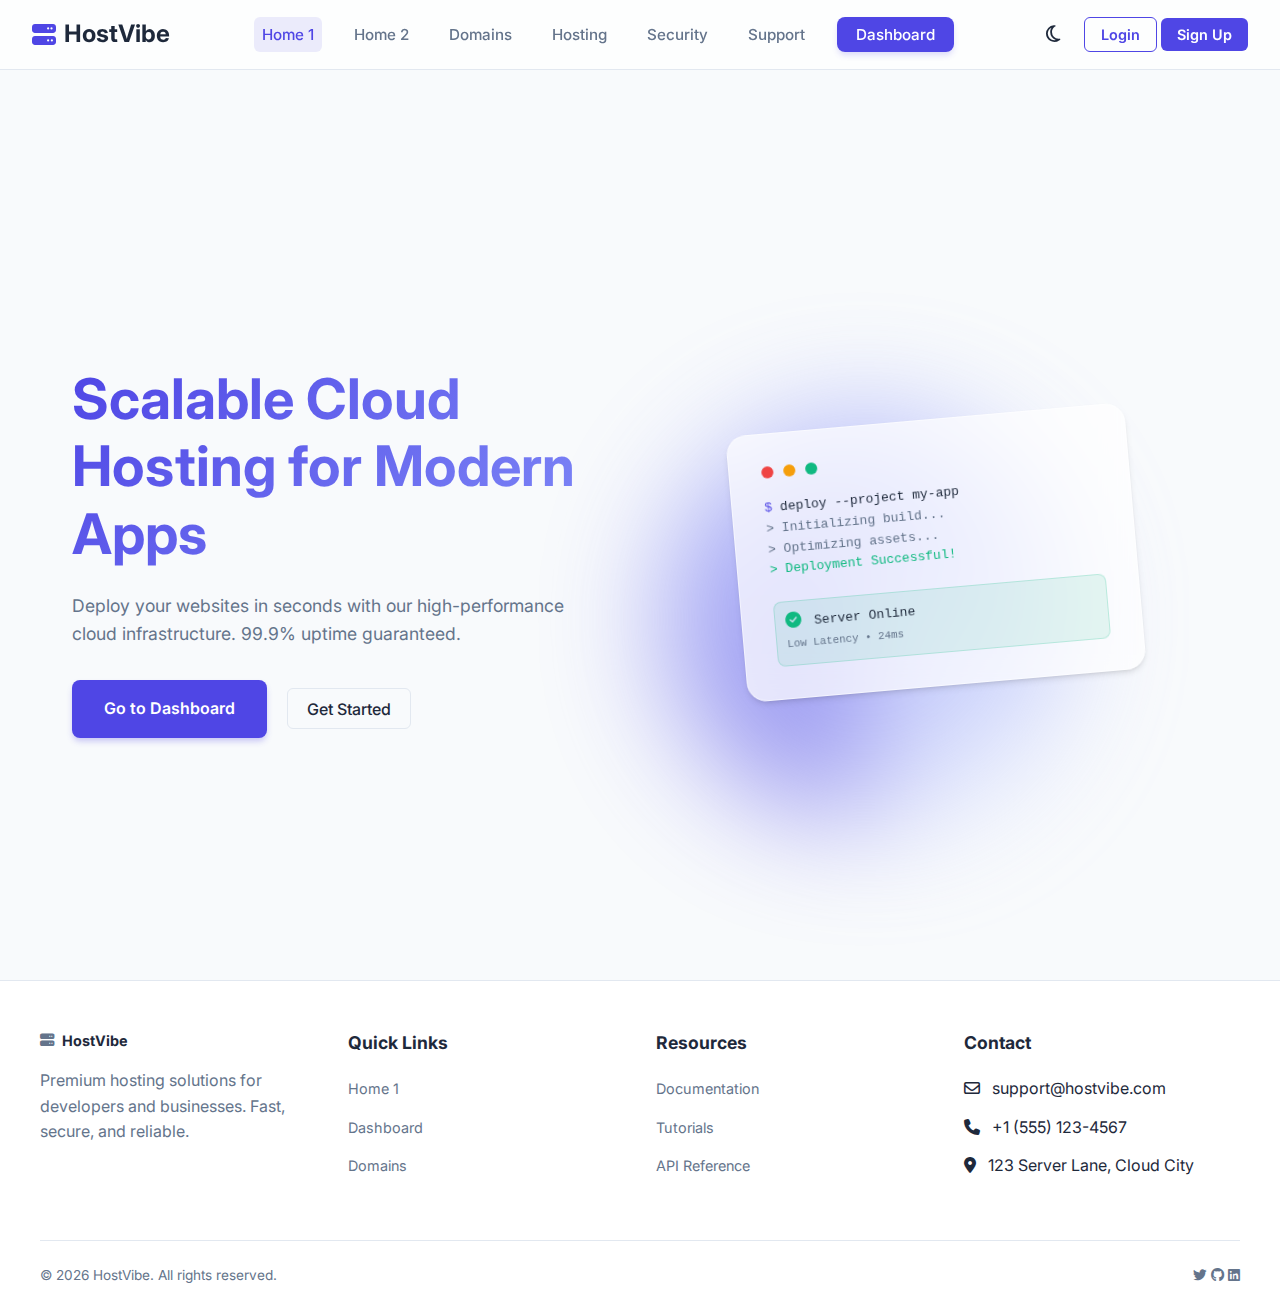
<file: index.html>
<!DOCTYPE html>
<html lang="en">

<head>
    <meta charset="UTF-8">
    <meta name="viewport" content="width=device-width, initial-scale=1.0">
    <title>HostVibe - Premium Web Hosting</title>
    <link rel="stylesheet" href="style.css">
    <link rel="stylesheet" href="https://cdnjs.cloudflare.com/ajax/libs/font-awesome/6.4.0/css/all.min.css">
    <link href="https://fonts.googleapis.com/css2?family=Inter:wght@300;400;500;600;700&display=swap" rel="stylesheet">
    <script src="script.js" defer></script>
</head>

<body>

    <!-- Header -->
    <header>
        <a href="index.html" class="logo">
            <i class="fa-solid fa-server"></i>
            <span>HostVibe</span>
        </a>

        <nav>
            <ul>
                <li><a href="index.html" class="active">Home 1</a></li>
                <li><a href="home2.html">Home 2</a></li>
                <li><a href="domains.html">Domains</a></li>
                <li><a href="hosting.html">Hosting</a></li>
                <li><a href="security.html">Security</a></li>
                <li><a href="support.html">Support</a></li>
                <li><a href="dashboard.html">Dashboard</a></li>
            </ul>
        </nav>

        <div class="header-actions">
            <button class="theme-toggle" aria-label="Toggle Theme">
                <i class="fa-regular fa-moon"></i>
            </button>
            <div class="auth-buttons">
                <a href="login.html" class="btn-login">Login</a>
                <a href="signup.html" class="btn-signup">Sign Up</a>
            </div>
        </div>
    </header>

    <!-- Page Content -->
    <div class="page-container">
        <section class="hero">
            <div class="hero-content">
                <h1>Scalable Cloud Hosting for Modern Apps</h1>
                <p>Deploy your websites in seconds with our high-performance cloud infrastructure. 99.9% uptime
                    guaranteed.</p>
                <div class="cta-group">
                    <a href="dashboard.html" class="cta-button">Go to Dashboard</a>
                    <a href="signup.html" class="btn-outline" style="margin-left: 1rem;">Get Started</a>
                </div>
            </div>
            <div class="hero-visual">
                <div class="gradient-sphere" style="
                    width: 400px; 
                    height: 400px; 
                    background: conic-gradient(from 180deg at 50% 50%, var(--primary-color) 0deg, var(--secondary-color) 180deg, var(--accent-color) 360deg);
                    border-radius: 50%;
                    filter: blur(60px);
                    opacity: 0.6;
                    position: absolute;
                    z-index: -1;
                "></div>
                <div class="visual-card" style="
                    background: var(--glass-bg);
                    backdrop-filter: blur(20px);
                    border: 1px solid var(--glass-border);
                    padding: 2rem;
                    border-radius: 20px;
                    box-shadow: var(--shadow);
                    transform: rotate(-5deg);
                    max-width: 400px;
                    margin: 0 auto;
                ">
                    <div style="display: flex; gap: 10px; margin-bottom: 20px;">
                        <div style="width: 12px; height: 12px; background: #ef4444; border-radius: 50%;"></div>
                        <div style="width: 12px; height: 12px; background: #f59e0b; border-radius: 50%;"></div>
                        <div style="width: 12px; height: 12px; background: #10b981; border-radius: 50%;"></div>
                    </div>
                    <div style="font-family: monospace; color: var(--text-color);">
                        <p><span style="color: var(--primary-color)">$</span> deploy --project my-app</p>
                        <p style="color: var(--text-light)">> Initializing build...</p>
                        <p style="color: var(--text-light)">> Optimizing assets...</p>
                        <p style="color: #10b981">> Deployment Successful!</p>
                        <br>
                        <div
                            style="background: rgba(16, 185, 129, 0.1); padding: 10px; border-radius: 8px; border: 1px solid rgba(16, 185, 129, 0.2);">
                            <i class="fa-solid fa-check-circle" style="color: #10b981; margin-right: 5px;"></i> Server
                            Online<br>
                            <small style="color: var(--text-light)">Low Latency • 24ms</small>
                        </div>
                    </div>
                </div>
            </div>
        </section>
    </div>

    <!-- Footer -->
    <footer>
        <div class="footer-content">
            <div class="footer-col">
                <a href="#" class="logo">
                    <i class="fa-solid fa-server"></i>
                    <span>HostVibe</span>
                </a>
                <p style="margin-top: 1rem; color: var(--text-light);">Premium hosting solutions for developers and
                    businesses. Fast, secure, and reliable.</p>
            </div>
            <div class="footer-col">
                <h3>Quick Links</h3>
                <ul>
                    <li><a href="index.html">Home 1</a></li>
                    <li><a href="dashboard.html">Dashboard</a></li>
                    <li><a href="domains.html">Domains</a></li>
                </ul>
            </div>
            <div class="footer-col">
                <h3>Resources</h3>
                <ul>
                    <li><a href="#">Documentation</a></li>
                    <li><a href="#">Tutorials</a></li>
                    <li><a href="#">API Reference</a></li>
                </ul>
            </div>
            <div class="footer-col">
                <h3>Contact</h3>
                <ul>
                    <li><i class="fa-regular fa-envelope"></i> &nbsp; support@hostvibe.com</li>
                    <li><i class="fa-solid fa-phone"></i> &nbsp; +1 (555) 123-4567</li>
                    <li><i class="fa-solid fa-location-dot"></i> &nbsp; 123 Server Lane, Cloud City</li>
                </ul>
            </div>
        </div>
        <div class="footer-bottom">
            <p>&copy; 2026 HostVibe. All rights reserved.</p>
            <div class="social-links">
                <a href="#"><i class="fa-brands fa-twitter"></i></a>
                <a href="#"><i class="fa-brands fa-github"></i></a>
                <a href="#"><i class="fa-brands fa-linkedin"></i></a>
            </div>
        </div>
        <button class="back-to-top"><i class="fa-solid fa-arrow-up"></i></button>
    </footer>

</body>

</html>
</file>
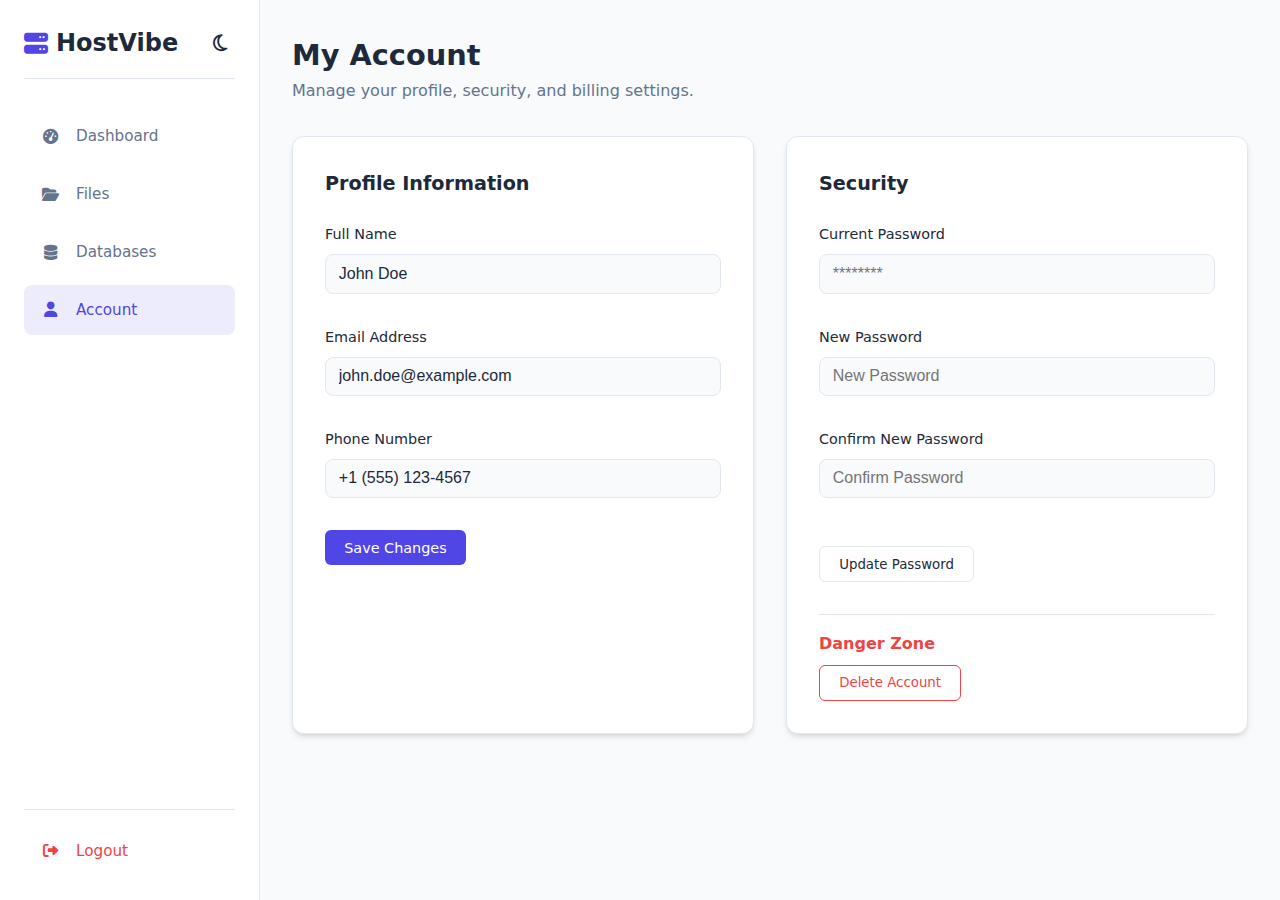
<file: account.html>
<!DOCTYPE html>
<html lang="en">

<head>
    <meta charset="UTF-8">
    <meta name="viewport" content="width=device-width, initial-scale=1.0">
    <title>HostVibe - Account</title>
    <link rel="stylesheet" href="style.css">
    <link rel="stylesheet" href="https://cdnjs.cloudflare.com/ajax/libs/font-awesome/6.4.0/css/all.min.css">
    <script src="script.js" defer></script>
</head>

<body>

    <!-- Mobile Header -->
    <div class="dashboard-mobile-header">
        <a href="index.html" class="logo">
            <i class="fa-solid fa-server"></i> <span>HostVibe</span>
        </a>
        <button id="mobile-sidebar-toggle" style="background: none; font-size: 1.5rem; color: var(--text-color);">
            <i class="fa-solid fa-bars"></i>
        </button>
    </div>

    <div class="dashboard-layout">
        <aside class="sidebar">
            <div class="sidebar-header">
                <a href="index.html" class="logo">
                    <i class="fa-solid fa-server"></i> <span>HostVibe</span>
                </a>
                <button class="theme-toggle" aria-label="Toggle Theme">
                    <i class="fa-regular fa-moon"></i>
                </button>
            </div>
            <nav class="sidebar-nav">
                <a href="dashboard.html"><i class="fa-solid fa-gauge-high"></i> Dashboard</a>
                <a href="files.html"><i class="fa-solid fa-folder-open"></i> Files</a>
                <a href="databases.html"><i class="fa-solid fa-database"></i> Databases</a>
                <a href="account.html" class="active"><i class="fa-solid fa-user"></i> Account</a>
            </nav>
            <div class="sidebar-footer">
                <nav class="sidebar-nav">
                    <a href="login.html" class="logout-btn" style="color: #ef4444;"><i
                            class="fa-solid fa-right-from-bracket"></i> Logout</a>
                </nav>
            </div>
        </aside>

        <main class="dashboard-main">
            <div class="section-header">
                <div>
                    <h1 class="section-title">My Account</h1>
                    <p style="color: var(--text-light);">Manage your profile, security, and billing settings.</p>
                </div>
            </div>

            <div style="display: grid; grid-template-columns: repeat(auto-fit, minmax(300px, 1fr)); gap: 2rem;">

                <!-- Profile Form -->
                <div class="card"
                    style="background: var(--card-bg); padding: 2rem; border-radius: 12px; border: 1px solid var(--border-color); box-shadow: var(--shadow);">
                    <h2 style="font-size: 1.2rem; margin-bottom: 1.5rem;">Profile Information</h2>
                    <form style="display: flex; flex-direction: column; gap: 1rem;">
                        <div class="form-group">
                            <label>Full Name</label>
                            <input type="text" value="John Doe">
                        </div>
                        <div class="form-group">
                            <label>Email Address</label>
                            <input type="email" value="john.doe@example.com">
                        </div>
                        <div class="form-group">
                            <label>Phone Number</label>
                            <input type="tel" value="+1 (555) 123-4567">
                        </div>
                        <button type="submit" class="btn-primary" style="align-self: flex-start;">Save Changes</button>
                    </form>
                </div>

                <!-- Password Change -->
                <div class="card"
                    style="background: var(--card-bg); padding: 2rem; border-radius: 12px; border: 1px solid var(--border-color); box-shadow: var(--shadow);">
                    <h2 style="font-size: 1.2rem; margin-bottom: 1.5rem;">Security</h2>
                    <form style="display: flex; flex-direction: column; gap: 1rem;">
                        <div class="form-group">
                            <label>Current Password</label>
                            <input type="password" placeholder="********">
                        </div>
                        <div class="form-group">
                            <label>New Password</label>
                            <input type="password" placeholder="New Password">
                        </div>
                        <div class="form-group">
                            <label>Confirm New Password</label>
                            <input type="password" placeholder="Confirm Password">
                        </div>
                        <div style="display: flex; gap: 1rem; align-items: center; margin-top: 1rem;">
                            <button type="submit" class="btn-outline">Update Password</button>
                        </div>
                    </form>
                    <div style="margin-top: 2rem; padding-top: 1rem; border-top: 1px solid var(--border-color);">
                        <h4 style="margin-bottom: 0.5rem; color: #ef4444;">Danger Zone</h4>
                        <button class="btn-outline" style="border-color: #ef4444; color: #ef4444;">Delete
                            Account</button>
                    </div>
                </div>

            </div>

        </main>
    </div>

</body>

</html>
</file>
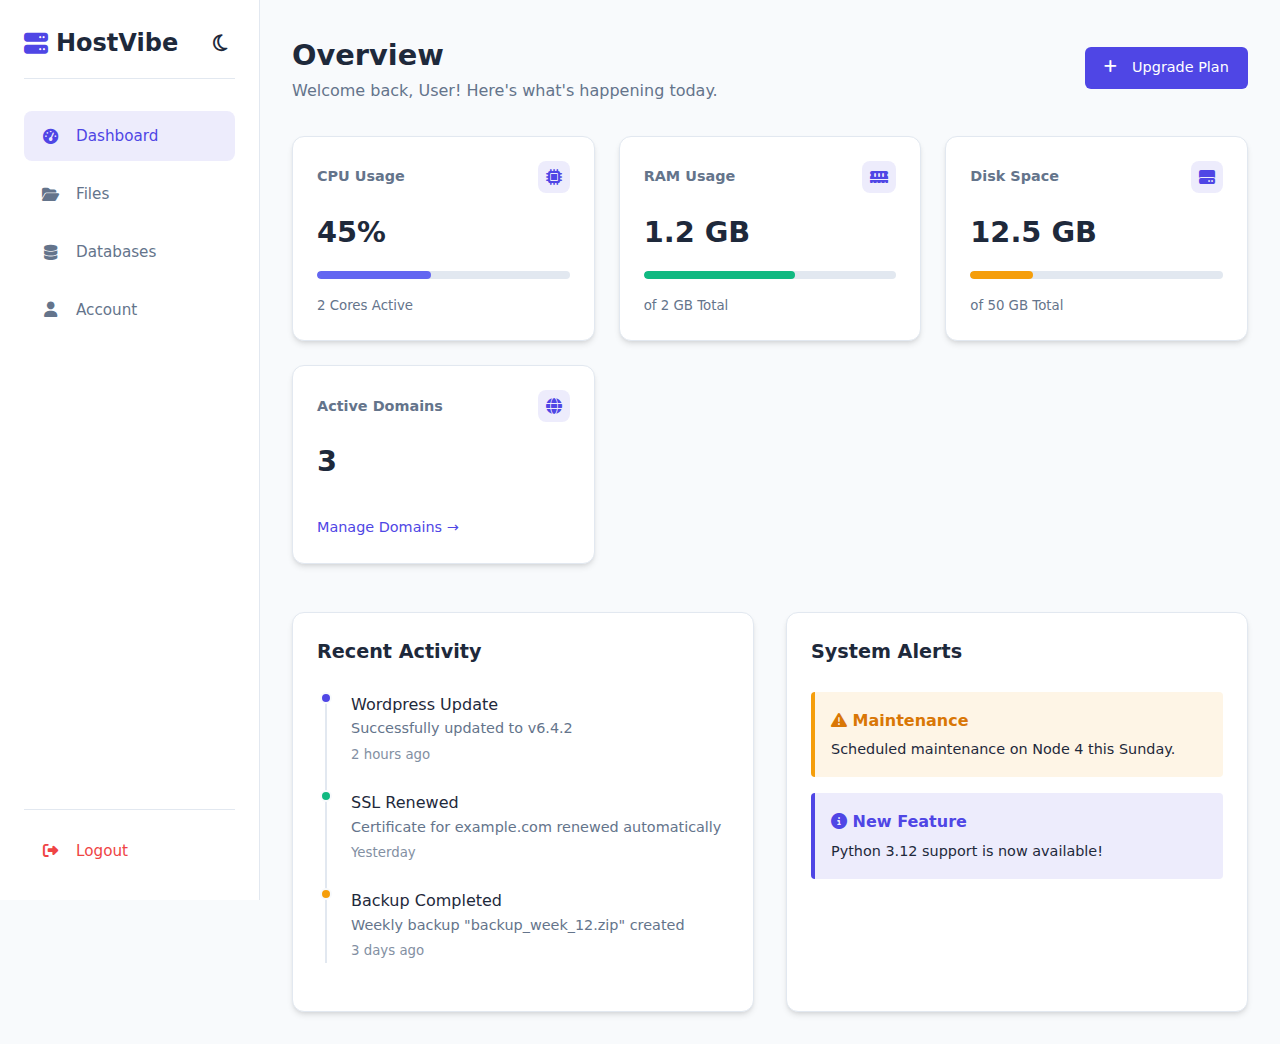
<file: dashboard.html>
<!DOCTYPE html>
<html lang="en">

<head>
    <meta charset="UTF-8">
    <meta name="viewport" content="width=device-width, initial-scale=1.0">
    <title>HostVibe - Dashboard</title>
    <link rel="stylesheet" href="style.css">
    <link rel="stylesheet" href="https://cdnjs.cloudflare.com/ajax/libs/font-awesome/6.4.0/css/all.min.css">
    <script src="script.js" defer></script>
</head>

<body>

    <!-- Mobile Header -->
    <div class="dashboard-mobile-header">
        <a href="index.html" class="logo">
            <i class="fa-solid fa-server"></i> <span>HostVibe</span>
        </a>
        <button id="mobile-sidebar-toggle" style="background: none; font-size: 1.5rem; color: var(--text-color);">
            <i class="fa-solid fa-bars"></i>
        </button>
    </div>

    <div class="dashboard-layout">
        <aside class="sidebar">
            <div class="sidebar-header">
                <a href="index.html" class="logo">
                    <i class="fa-solid fa-server"></i> <span>HostVibe</span>
                </a>
                <button class="theme-toggle" aria-label="Toggle Theme">
                    <i class="fa-regular fa-moon"></i>
                </button>
            </div>
            <nav class="sidebar-nav">
                <a href="dashboard.html" class="active"><i class="fa-solid fa-gauge-high"></i> Dashboard</a>
                <a href="files.html"><i class="fa-solid fa-folder-open"></i> Files</a>
                <a href="databases.html"><i class="fa-solid fa-database"></i> Databases</a>
                <a href="account.html"><i class="fa-solid fa-user"></i> Account</a>
            </nav>
            <div class="sidebar-footer">
                <nav class="sidebar-nav">
                    <a href="login.html" class="logout-btn" style="color: #ef4444;"><i
                            class="fa-solid fa-right-from-bracket"></i> Logout</a>
                </nav>
            </div>
        </aside>

        <main class="dashboard-main">
            <div class="section-header">
                <div>
                    <h1 class="section-title">Overview</h1>
                    <p style="color: var(--text-light);">Welcome back, User! Here's what's happening today.</p>
                </div>
                <a href="hosting.html" class="btn-primary"><i class="fa-solid fa-plus"></i> &nbsp; Upgrade Plan</a>
            </div>

            <!-- Stats Cards -->
            <div class="dashboard-grid">
                <!-- CPU Usage -->
                <div class="stat-card">
                    <div class="stat-header">
                        <span class="stat-title">CPU Usage</span>
                        <i class="fa-solid fa-microchip stat-icon"></i>
                    </div>
                    <div class="stat-value">45%</div>
                    <div class="progress-container">
                        <div class="progress-bar" style="width: 45%; background: #6366f1;"></div>
                    </div>
                    <small style="color: var(--text-light)">2 Cores Active</small>
                </div>

                <!-- RAM Usage -->
                <div class="stat-card">
                    <div class="stat-header">
                        <span class="stat-title">RAM Usage</span>
                        <i class="fa-solid fa-memory stat-icon"></i>
                    </div>
                    <div class="stat-value">1.2 GB</div>
                    <div class="progress-container">
                        <div class="progress-bar" style="width: 60%; background: #10b981;"></div>
                    </div>
                    <small style="color: var(--text-light)">of 2 GB Total</small>
                </div>

                <!-- Disk Space -->
                <div class="stat-card">
                    <div class="stat-header">
                        <span class="stat-title">Disk Space</span>
                        <i class="fa-solid fa-hard-drive stat-icon"></i>
                    </div>
                    <div class="stat-value">12.5 GB</div>
                    <div class="progress-container">
                        <div class="progress-bar" style="width: 25%; background: #f59e0b;"></div>
                    </div>
                    <small style="color: var(--text-light)">of 50 GB Total</small>
                </div>

                <!-- Active Domains -->
                <div class="stat-card">
                    <div class="stat-header">
                        <span class="stat-title">Active Domains</span>
                        <i class="fa-solid fa-globe stat-icon"></i>
                    </div>
                    <div class="stat-value">3</div>
                    <div style="flex-grow: 1;"></div>
                    <a href="domains.html"
                        style="color: var(--primary-color); font-size: 0.9rem; font-weight: 500;">Manage Domains
                        &rarr;</a>
                </div>
            </div>

            <!-- Recent Activity & Alerts -->
            <div
                style="display: grid; grid-template-columns: repeat(auto-fit, minmax(300px, 1fr)); gap: 2rem; margin-top: 2rem;">
                <!-- Recent Activity -->
                <div class="card"
                    style="background: var(--card-bg); border-radius: 12px; padding: 1.5rem; border: 1px solid var(--border-color); box-shadow: var(--shadow);">
                    <h3 style="margin-bottom: 1.5rem; font-size: 1.2rem;">Recent Activity</h3>
                    <ul style="border-left: 2px solid var(--border-color); padding-left: 1.5rem; margin-left: 0.5rem;">
                        <li style="margin-bottom: 1.5rem; position: relative;">
                            <div
                                style="position: absolute; left: -1.95rem; top: 0; width: 12px; height: 12px; background: var(--primary-color); border-radius: 50%; border: 2px solid var(--bg-color);">
                            </div>
                            <p style="font-weight: 500;">Wordpress Update</p>
                            <p style="font-size: 0.9rem; color: var(--text-light);">Successfully updated to v6.4.2</p>
                            <small style="color: var(--text-light); opacity: 0.8;">2 hours ago</small>
                        </li>
                        <li style="margin-bottom: 1.5rem; position: relative;">
                            <div
                                style="position: absolute; left: -1.95rem; top: 0; width: 12px; height: 12px; background: #10b981; border-radius: 50%; border: 2px solid var(--bg-color);">
                            </div>
                            <p style="font-weight: 500;">SSL Renewed</p>
                            <p style="font-size: 0.9rem; color: var(--text-light);">Certificate for example.com renewed
                                automatically</p>
                            <small style="color: var(--text-light); opacity: 0.8;">Yesterday</small>
                        </li>
                        <li style="margin-bottom: 1.5rem; position: relative;">
                            <div
                                style="position: absolute; left: -1.95rem; top: 0; width: 12px; height: 12px; background: #f59e0b; border-radius: 50%; border: 2px solid var(--bg-color);">
                            </div>
                            <p style="font-weight: 500;">Backup Completed</p>
                            <p style="font-size: 0.9rem; color: var(--text-light);">Weekly backup "backup_week_12.zip"
                                created</p>
                            <small style="color: var(--text-light); opacity: 0.8;">3 days ago</small>
                        </li>
                    </ul>
                </div>

                <!-- Alerts / Notifications -->
                <div class="card"
                    style="background: var(--card-bg); border-radius: 12px; padding: 1.5rem; border: 1px solid var(--border-color); box-shadow: var(--shadow);">
                    <h3 style="margin-bottom: 1.5rem; font-size: 1.2rem;">System Alerts</h3>
                    <div
                        style="background: rgba(245, 158, 11, 0.1); border-left: 4px solid #f59e0b; padding: 1rem; border-radius: 4px; margin-bottom: 1rem;">
                        <p style="font-weight: 600; color: #d97706; margin-bottom: 0.3rem;"><i
                                class="fa-solid fa-triangle-exclamation"></i> Maintenance</p>
                        <p style="font-size: 0.9rem; color: var(--text-color);">Scheduled maintenance on Node 4 this
                            Sunday.</p>
                    </div>
                    <div
                        style="background: rgba(79, 70, 229, 0.1); border-left: 4px solid var(--primary-color); padding: 1rem; border-radius: 4px;">
                        <p style="font-weight: 600; color: var(--primary-color); margin-bottom: 0.3rem;"><i
                                class="fa-solid fa-circle-info"></i> New Feature</p>
                        <p style="font-size: 0.9rem; color: var(--text-color);">Python 3.12 support is now available!
                        </p>
                    </div>
                </div>
            </div>
        </main>
    </div>

</body>

</html>
</file>
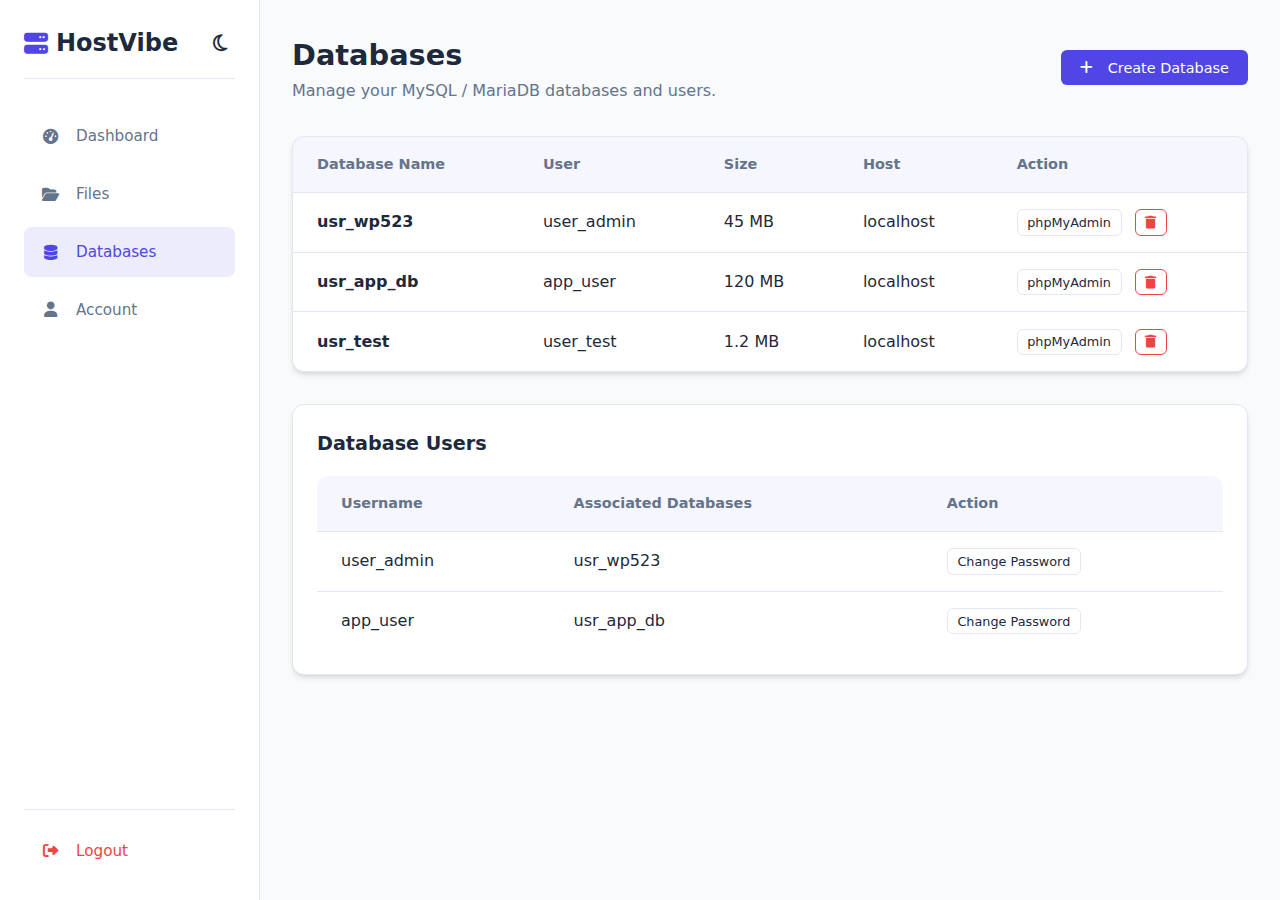
<file: databases.html>
<!DOCTYPE html>
<html lang="en">

<head>
    <meta charset="UTF-8">
    <meta name="viewport" content="width=device-width, initial-scale=1.0">
    <title>HostVibe - Databases</title>
    <link rel="stylesheet" href="style.css">
    <link rel="stylesheet" href="https://cdnjs.cloudflare.com/ajax/libs/font-awesome/6.4.0/css/all.min.css">
    <script src="script.js" defer></script>
</head>

<body>

    <!-- Mobile Header -->
    <div class="dashboard-mobile-header">
        <a href="index.html" class="logo">
            <i class="fa-solid fa-server"></i> <span>HostVibe</span>
        </a>
        <button id="mobile-sidebar-toggle" style="background: none; font-size: 1.5rem; color: var(--text-color);">
            <i class="fa-solid fa-bars"></i>
        </button>
    </div>

    <div class="dashboard-layout">
        <aside class="sidebar">
            <div class="sidebar-header">
                <a href="index.html" class="logo">
                    <i class="fa-solid fa-server"></i> <span>HostVibe</span>
                </a>
                <button class="theme-toggle" aria-label="Toggle Theme">
                    <i class="fa-regular fa-moon"></i>
                </button>
            </div>
            <nav class="sidebar-nav">
                <a href="dashboard.html"><i class="fa-solid fa-gauge-high"></i> Dashboard</a>
                <a href="files.html"><i class="fa-solid fa-folder-open"></i> Files</a>
                <a href="databases.html" class="active"><i class="fa-solid fa-database"></i> Databases</a>
                <a href="account.html"><i class="fa-solid fa-user"></i> Account</a>
            </nav>
            <div class="sidebar-footer">
                <nav class="sidebar-nav">
                    <a href="login.html" class="logout-btn" style="color: #ef4444;"><i
                            class="fa-solid fa-right-from-bracket"></i> Logout</a>
                </nav>
            </div>
        </aside>

        <main class="dashboard-main">
            <div class="section-header">
                <div>
                    <h1 class="section-title">Databases</h1>
                    <p style="color: var(--text-light);">Manage your MySQL / MariaDB databases and users.</p>
                </div>
                <button class="btn-primary"><i class="fa-solid fa-plus"></i> &nbsp; Create Database</button>
            </div>

            <div class="table-container">
                <table>
                    <thead>
                        <tr>
                            <th>Database Name</th>
                            <th>User</th>
                            <th>Size</th>
                            <th>Host</th>
                            <th>Action</th>
                        </tr>
                    </thead>
                    <tbody>
                        <tr>
                            <td><strong>usr_wp523</strong></td>
                            <td>user_admin</td>
                            <td>45 MB</td>
                            <td>localhost</td>
                            <td>
                                <button class="btn-outline"
                                    style="padding: 0.3rem 0.6rem; font-size: 0.8rem;">phpMyAdmin</button>
                                <button class="btn-outline"
                                    style="padding: 0.3rem 0.6rem; font-size: 0.8rem; border-color: #ef4444; color: #ef4444; margin-left: 0.5rem;"><i
                                        class="fa-solid fa-trash"></i></button>
                            </td>
                        </tr>
                        <tr>
                            <td><strong>usr_app_db</strong></td>
                            <td>app_user</td>
                            <td>120 MB</td>
                            <td>localhost</td>
                            <td>
                                <button class="btn-outline"
                                    style="padding: 0.3rem 0.6rem; font-size: 0.8rem;">phpMyAdmin</button>
                                <button class="btn-outline"
                                    style="padding: 0.3rem 0.6rem; font-size: 0.8rem; border-color: #ef4444; color: #ef4444; margin-left: 0.5rem;"><i
                                        class="fa-solid fa-trash"></i></button>
                            </td>
                        </tr>
                        <tr>
                            <td><strong>usr_test</strong></td>
                            <td>user_test</td>
                            <td>1.2 MB</td>
                            <td>localhost</td>
                            <td>
                                <button class="btn-outline"
                                    style="padding: 0.3rem 0.6rem; font-size: 0.8rem;">phpMyAdmin</button>
                                <button class="btn-outline"
                                    style="padding: 0.3rem 0.6rem; font-size: 0.8rem; border-color: #ef4444; color: #ef4444; margin-left: 0.5rem;"><i
                                        class="fa-solid fa-trash"></i></button>
                            </td>
                        </tr>
                    </tbody>
                </table>
            </div>

            <div
                style="margin-top: 2rem; background: var(--card-bg); padding: 1.5rem; border-radius: 12px; border: 1px solid var(--border-color); box-shadow: var(--shadow);">
                <h3 style="margin-bottom: 1rem; font-size: 1.2rem;">Database Users</h3>
                <div class="table-container" style="box-shadow: none; border: none;">
                    <table style="width: 100%;">
                        <thead>
                            <tr>
                                <th>Username</th>
                                <th>Associated Databases</th>
                                <th>Action</th>
                            </tr>
                        </thead>
                        <tbody>
                            <tr>
                                <td>user_admin</td>
                                <td>usr_wp523</td>
                                <td><button class="btn-outline"
                                        style="padding: 0.3rem 0.6rem; font-size: 0.8rem;">Change Password</button></td>
                            </tr>
                            <tr>
                                <td>app_user</td>
                                <td>usr_app_db</td>
                                <td><button class="btn-outline"
                                        style="padding: 0.3rem 0.6rem; font-size: 0.8rem;">Change Password</button></td>
                            </tr>
                        </tbody>
                    </table>
                </div>
            </div>

        </main>
    </div>

</body>

</html>
</file>
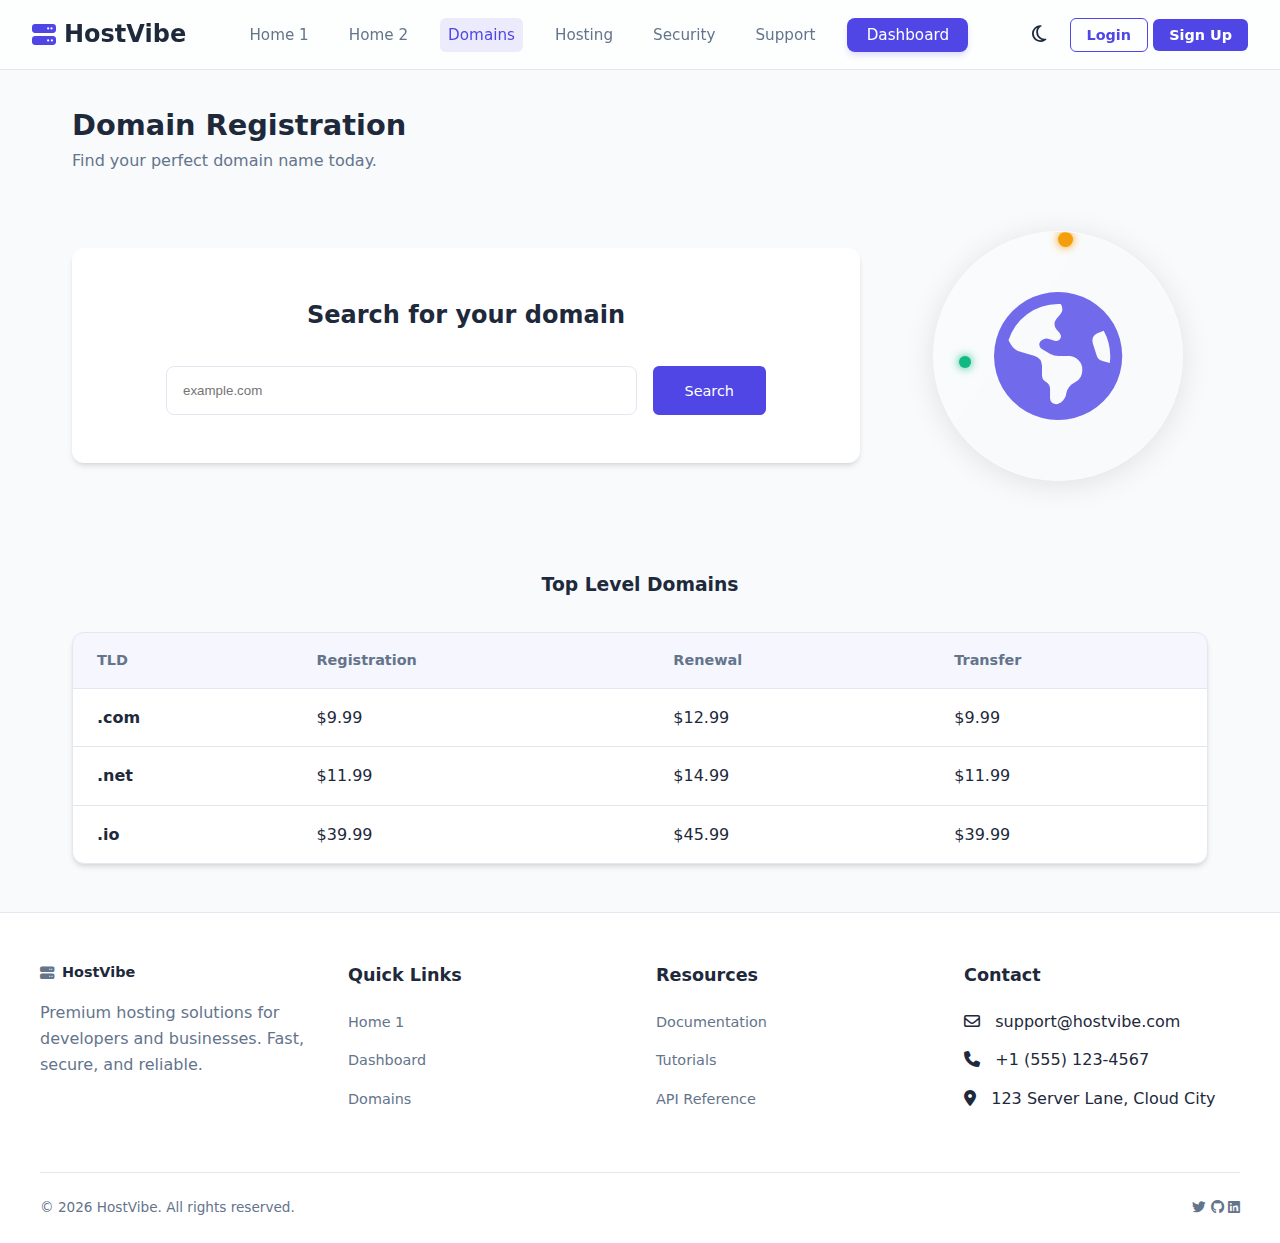
<file: domains.html>
<!DOCTYPE html>
<html lang="en">

<head>
    <meta charset="UTF-8">
    <meta name="viewport" content="width=device-width, initial-scale=1.0">
    <title>HostVibe - Domains</title>
    <link rel="stylesheet" href="style.css">
    <link rel="stylesheet" href="https://cdnjs.cloudflare.com/ajax/libs/font-awesome/6.4.0/css/all.min.css">
    <script src="script.js" defer></script>
</head>

<body>

    <!-- Header -->
    <header>
        <a href="index.html" class="logo">
            <i class="fa-solid fa-server"></i>
            <span>HostVibe</span>
        </a>

        <nav>
            <ul>
                <li><a href="index.html">Home 1</a></li>
                <li><a href="home2.html">Home 2</a></li>
                <li><a href="domains.html" class="active">Domains</a></li>
                <li><a href="hosting.html">Hosting</a></li>
                <li><a href="security.html">Security</a></li>
                <li><a href="support.html">Support</a></li>
                <li><a href="dashboard.html">Dashboard</a></li>
            </ul>
        </nav>

        <div class="header-actions">
            <button class="theme-toggle" aria-label="Toggle Theme">
                <i class="fa-regular fa-moon"></i>
            </button>
            <div class="auth-buttons">
                <a href="login.html" class="btn-login">Login</a>
                <a href="signup.html" class="btn-signup">Sign Up</a>
            </div>
        </div>
    </header>

    <!-- Page Content -->
    <div class="page-container">
        <div class="section-header">
            <div>
                <h1 class="section-title">Domain Registration</h1>
                <p style="color: var(--text-light);">Find your perfect domain name today.</p>
            </div>
        </div>

        <!-- Search Bar -->
        <div
            style="display: flex; flex-wrap: wrap; justify-content: center; align-items: center; gap: 3rem; margin-bottom: 4rem;">

            <div
                style="flex: 1; min-width: 300px; background: var(--card-bg); padding: 3rem; border-radius: 12px; box-shadow: var(--shadow); text-align: center;">
                <h2 style="margin-bottom: 2rem;">Search for your domain</h2>
                <div style="display: flex; gap: 1rem; max-width: 600px; margin: 0 auto; flex-wrap: wrap;">
                    <input type="text" placeholder="example.com"
                        style="flex: 1; min-width: 200px; padding: 1rem; border: 1px solid var(--border-color); border-radius: 8px;">
                    <button class="btn-primary" style="padding: 1rem 2rem;">Search</button>
                </div>
            </div>

            <div
                style="flex: 0 0 300px; position: relative; height: 300px; display: flex; align-items: center; justify-content: center;">
                <div class="glass-card-colorful"
                    style="width: 250px; height: 250px; border-radius: 50%; display: flex; align-items: center; justify-content: center; position: relative;">
                    <i class="fa-solid fa-earth-americas gradient-text"
                        style="font-size: 8rem; -webkit-text-fill-color: initial; background: none; color: var(--primary-color); opacity: 0.8;"></i>

                    <!-- Orbiting Dots -->
                    <div style="position: absolute; width: 100%; height: 100%; animation: spin 20s linear infinite;">
                        <div
                            style="position: absolute; top: 0; left: 50%; width: 15px; height: 15px; background: #f59e0b; border-radius: 50%; box-shadow: 0 0 10px #f59e0b;">
                        </div>
                    </div>
                    <div
                        style="position: absolute; width: 80%; height: 80%; animation: spin 15s linear infinite reverse;">
                        <div
                            style="position: absolute; top: 50%; left: 0; width: 12px; height: 12px; background: #10b981; border-radius: 50%; box-shadow: 0 0 10px #10b981;">
                        </div>
                    </div>
                </div>
            </div>

        </div>

        <!-- Pricing Table -->
        <h3 style="text-align: center; margin-bottom: 2rem;">Top Level Domains</h3>
        <div class="table-container">
            <table>
                <thead>
                    <tr>
                        <th>TLD</th>
                        <th>Registration</th>
                        <th>Renewal</th>
                        <th>Transfer</th>
                    </tr>
                </thead>
                <tbody>
                    <tr>
                        <td><strong>.com</strong></td>
                        <td>$9.99</td>
                        <td>$12.99</td>
                        <td>$9.99</td>
                    </tr>
                    <tr>
                        <td><strong>.net</strong></td>
                        <td>$11.99</td>
                        <td>$14.99</td>
                        <td>$11.99</td>
                    </tr>
                    <tr>
                        <td><strong>.io</strong></td>
                        <td>$39.99</td>
                        <td>$45.99</td>
                        <td>$39.99</td>
                    </tr>
                </tbody>
            </table>
        </div>
    </div>

    <!-- Footer -->
    <footer>
        <div class="footer-content">
            <div class="footer-col">
                <a href="#" class="logo">
                    <i class="fa-solid fa-server"></i>
                    <span>HostVibe</span>
                </a>
                <p style="margin-top: 1rem; color: var(--text-light);">Premium hosting solutions for developers and
                    businesses. Fast, secure, and reliable.</p>
            </div>
            <div class="footer-col">
                <h3>Quick Links</h3>
                <ul>
                    <li><a href="index.html">Home 1</a></li>
                    <li><a href="dashboard.html">Dashboard</a></li>
                    <li><a href="domains.html">Domains</a></li>
                </ul>
            </div>
            <div class="footer-col">
                <h3>Resources</h3>
                <ul>
                    <li><a href="#">Documentation</a></li>
                    <li><a href="#">Tutorials</a></li>
                    <li><a href="#">API Reference</a></li>
                </ul>
            </div>
            <div class="footer-col">
                <h3>Contact</h3>
                <ul>
                    <li><i class="fa-regular fa-envelope"></i> &nbsp; support@hostvibe.com</li>
                    <li><i class="fa-solid fa-phone"></i> &nbsp; +1 (555) 123-4567</li>
                    <li><i class="fa-solid fa-location-dot"></i> &nbsp; 123 Server Lane, Cloud City</li>
                </ul>
            </div>
        </div>
        <div class="footer-bottom">
            <p>&copy; 2026 HostVibe. All rights reserved.</p>
            <div class="social-links">
                <a href="#"><i class="fa-brands fa-twitter"></i></a>
                <a href="#"><i class="fa-brands fa-github"></i></a>
                <a href="#"><i class="fa-brands fa-linkedin"></i></a>
            </div>
        </div>
        <button class="back-to-top"><i class="fa-solid fa-arrow-up"></i></button>
    </footer>

</body>

</html>
</file>
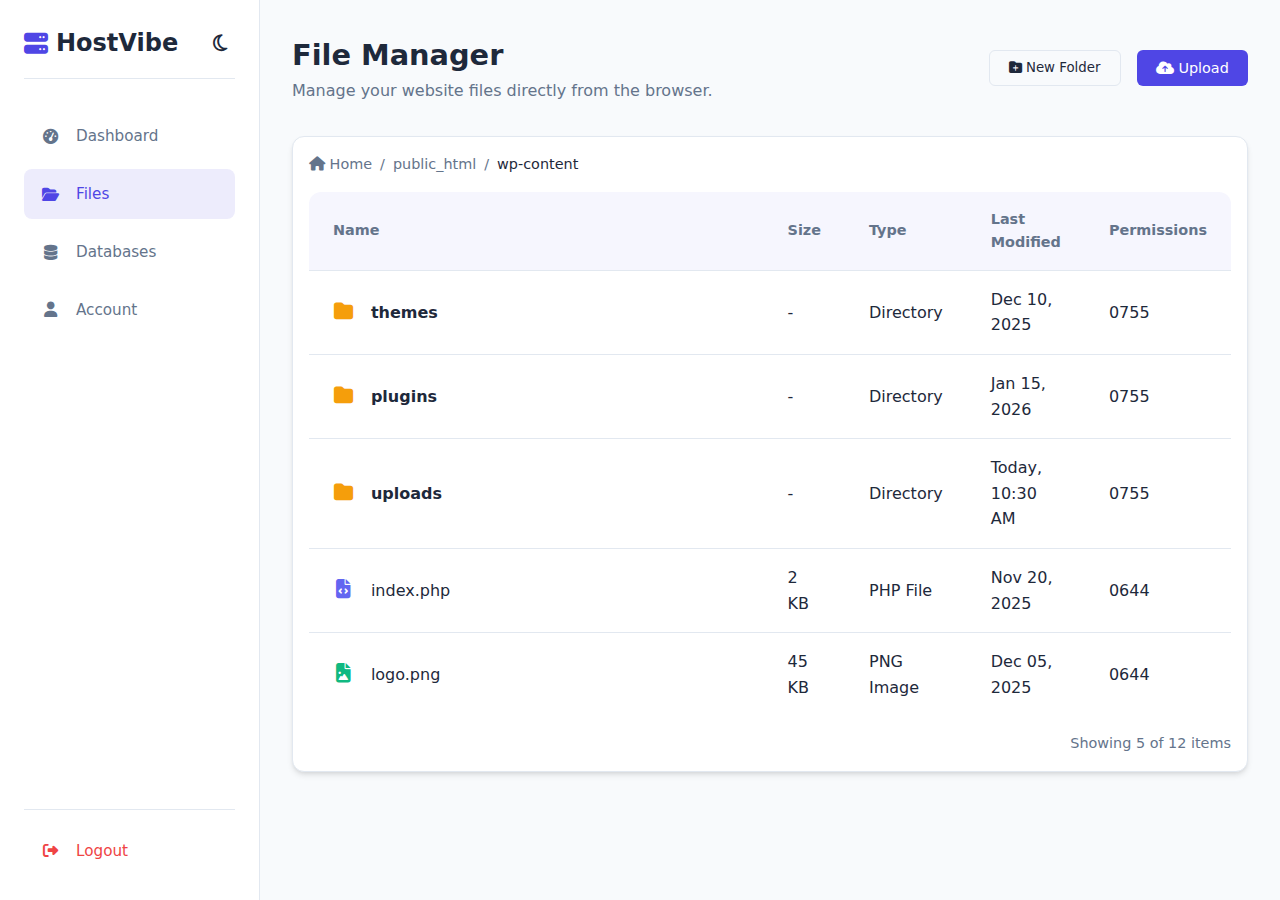
<file: files.html>
<!DOCTYPE html>
<html lang="en">

<head>
    <meta charset="UTF-8">
    <meta name="viewport" content="width=device-width, initial-scale=1.0">
    <title>HostVibe - File Manager</title>
    <link rel="stylesheet" href="style.css">
    <link rel="stylesheet" href="https://cdnjs.cloudflare.com/ajax/libs/font-awesome/6.4.0/css/all.min.css">
    <script src="script.js" defer></script>
    <style>
        .file-icon {
            font-size: 1.2rem;
            margin-right: 0.8rem;
            width: 20px;
            text-align: center;
        }

        .fa-folder {
            color: #f59e0b;
        }

        .fa-file-code {
            color: #6366f1;
        }

        .fa-file-image {
            color: #10b981;
        }

        .fa-file {
            color: var(--text-light);
        }

        .breadcrumb {
            display: flex;
            gap: 0.5rem;
            color: var(--text-light);
            margin-bottom: 1rem;
            font-size: 0.9rem;
        }

        .breadcrumb span {
            cursor: pointer;
        }

        .breadcrumb span:hover {
            color: var(--primary-color);
        }

        .breadcrumb .active {
            color: var(--text-color);
            font-weight: 500;
            cursor: default;
        }

        .file-row:hover {
            background-color: rgba(79, 70, 229, 0.05);
            cursor: pointer;
        }
    </style>
</head>

<body>

    <!-- Mobile Header -->
    <div class="dashboard-mobile-header">
        <a href="index.html" class="logo">
            <i class="fa-solid fa-server"></i> <span>HostVibe</span>
        </a>
        <button id="mobile-sidebar-toggle" style="background: none; font-size: 1.5rem; color: var(--text-color);">
            <i class="fa-solid fa-bars"></i>
        </button>
    </div>

    <div class="dashboard-layout">
        <aside class="sidebar">
            <div class="sidebar-header">
                <a href="index.html" class="logo">
                    <i class="fa-solid fa-server"></i> <span>HostVibe</span>
                </a>
                <button class="theme-toggle" aria-label="Toggle Theme">
                    <i class="fa-regular fa-moon"></i>
                </button>
            </div>
            <nav class="sidebar-nav">
                <a href="dashboard.html"><i class="fa-solid fa-gauge-high"></i> Dashboard</a>
                <a href="files.html" class="active"><i class="fa-solid fa-folder-open"></i> Files</a>
                <a href="databases.html"><i class="fa-solid fa-database"></i> Databases</a>
                <a href="account.html"><i class="fa-solid fa-user"></i> Account</a>
            </nav>
            <div class="sidebar-footer">
                <nav class="sidebar-nav">
                    <a href="login.html" class="logout-btn" style="color: #ef4444;"><i
                            class="fa-solid fa-right-from-bracket"></i> Logout</a>
                </nav>
            </div>
        </aside>

        <main class="dashboard-main">
            <div class="section-header">
                <div>
                    <h1 class="section-title">File Manager</h1>
                    <p style="color: var(--text-light);">Manage your website files directly from the browser.</p>
                </div>
                <div style="display: flex; gap: 1rem;">
                    <button class="btn-outline"><i class="fa-solid fa-folder-plus"></i> New Folder</button>
                    <button class="btn-primary"><i class="fa-solid fa-cloud-arrow-up"></i> Upload</button>
                </div>
            </div>

            <div class="card"
                style="background: var(--card-bg); border-radius: 12px; border: 1px solid var(--border-color); box-shadow: var(--shadow); padding: 1rem;">

                <div class="breadcrumb">
                    <span><i class="fa-solid fa-house"></i> Home</span> /
                    <span>public_html</span> /
                    <span class="active">wp-content</span>
                </div>

                <div class="table-container" style="box-shadow: none; border: none;">
                    <table style="width: 100%;">
                        <thead>
                            <tr>
                                <th style="width: 50%;">Name</th>
                                <th>Size</th>
                                <th>Type</th>
                                <th>Last Modified</th>
                                <th>Permissions</th>
                            </tr>
                        </thead>
                        <tbody>
                            <tr class="file-row">
                                <td><i class="fa-solid fa-folder file-icon"></i> <strong>themes</strong></td>
                                <td>-</td>
                                <td>Directory</td>
                                <td>Dec 10, 2025</td>
                                <td>0755</td>
                            </tr>
                            <tr class="file-row">
                                <td><i class="fa-solid fa-folder file-icon"></i> <strong>plugins</strong></td>
                                <td>-</td>
                                <td>Directory</td>
                                <td>Jan 15, 2026</td>
                                <td>0755</td>
                            </tr>
                            <tr class="file-row">
                                <td><i class="fa-solid fa-folder file-icon"></i> <strong>uploads</strong></td>
                                <td>-</td>
                                <td>Directory</td>
                                <td>Today, 10:30 AM</td>
                                <td>0755</td>
                            </tr>
                            <tr class="file-row">
                                <td><i class="fa-solid fa-file-code file-icon"></i> index.php</td>
                                <td>2 KB</td>
                                <td>PHP File</td>
                                <td>Nov 20, 2025</td>
                                <td>0644</td>
                            </tr>
                            <tr class="file-row">
                                <td><i class="fa-solid fa-file-image file-icon"></i> logo.png</td>
                                <td>45 KB</td>
                                <td>PNG Image</td>
                                <td>Dec 05, 2025</td>
                                <td>0644</td>
                            </tr>
                        </tbody>
                    </table>
                </div>

                <div style="margin-top: 1rem; text-align: right; color: var(--text-light); font-size: 0.9rem;">
                    Showing 5 of 12 items
                </div>
            </div>
        </main>
    </div>

</body>

</html>
</file>
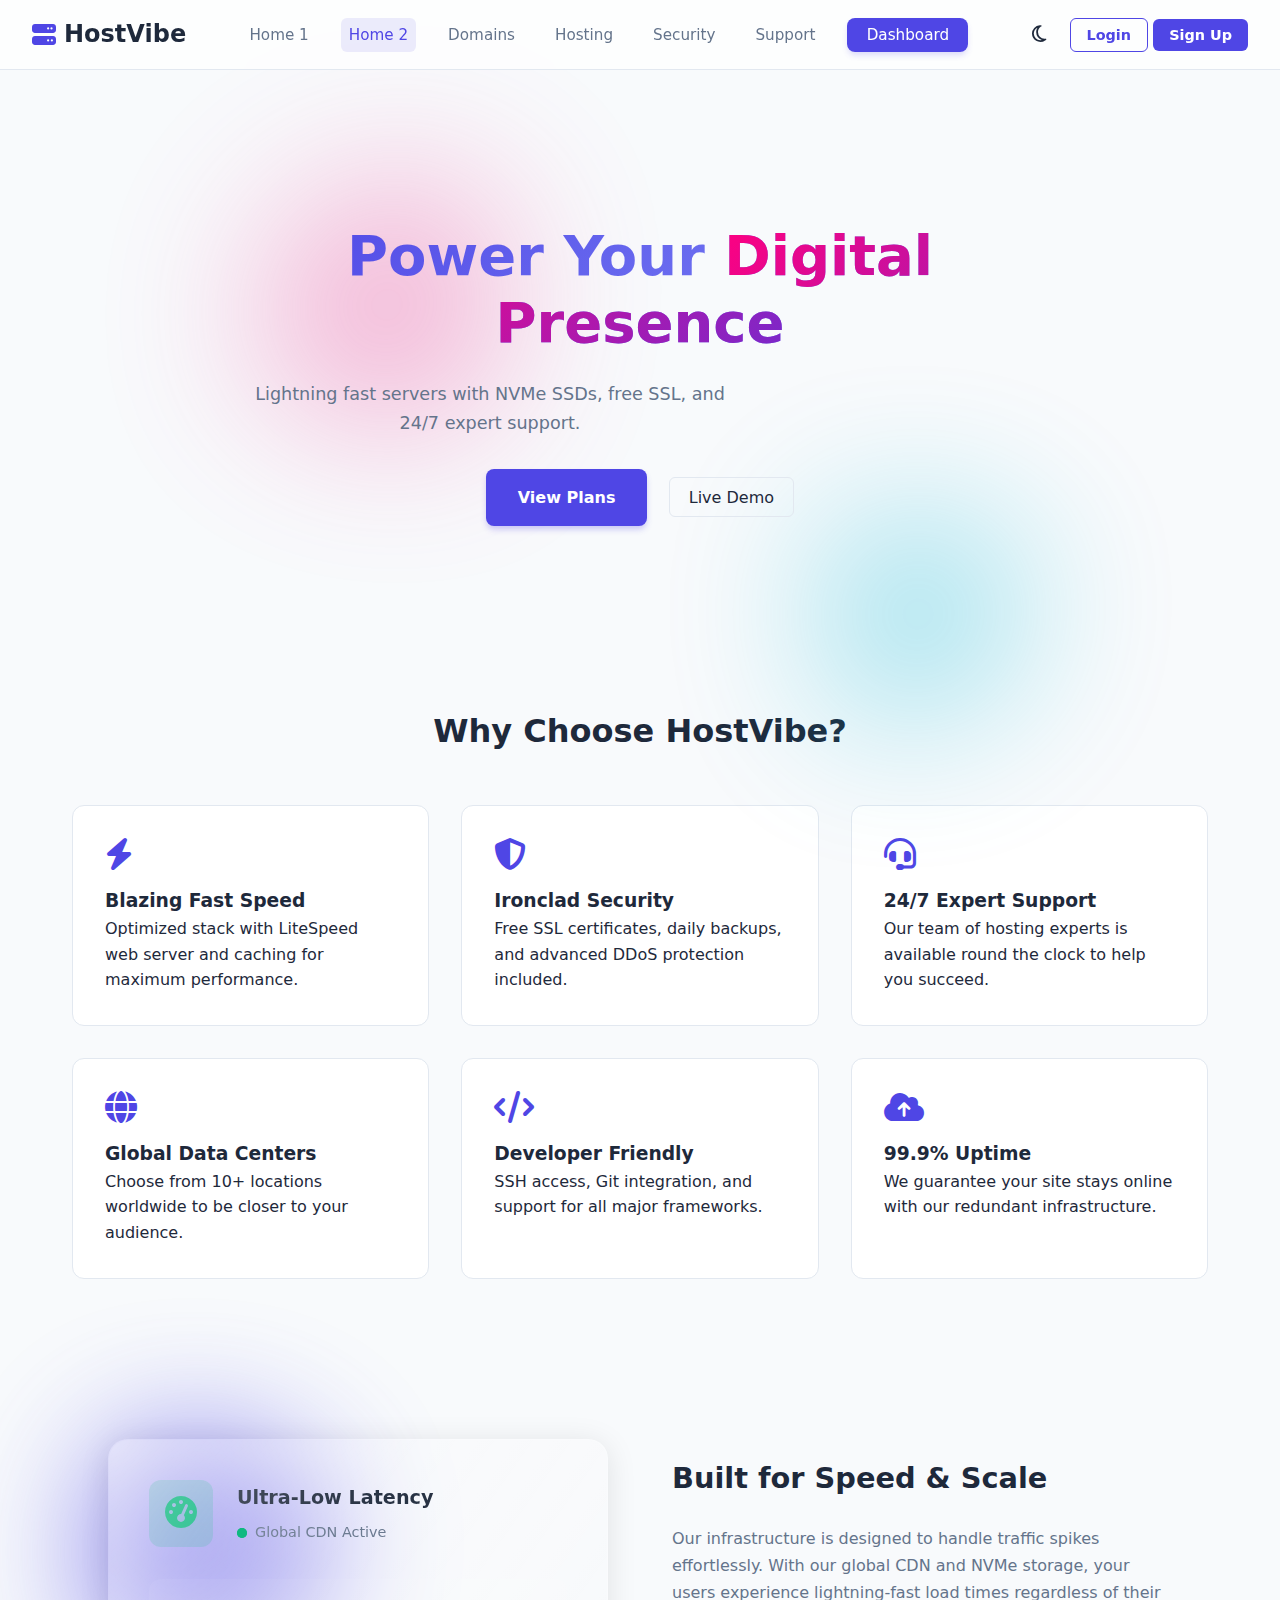
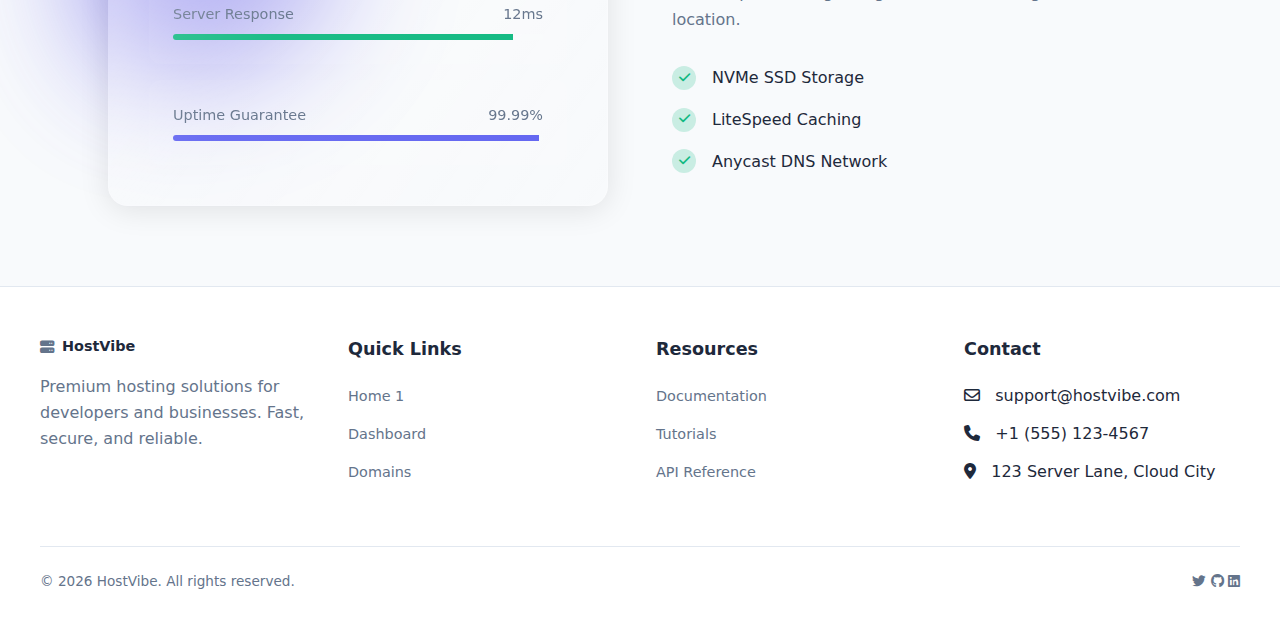
<file: home2.html>
<!DOCTYPE html>
<html lang="en">

<head>
    <meta charset="UTF-8">
    <meta name="viewport" content="width=device-width, initial-scale=1.0">
    <title>HostVibe - Features & Benefits</title>
    <link rel="stylesheet" href="style.css">
    <link rel="stylesheet" href="https://cdnjs.cloudflare.com/ajax/libs/font-awesome/6.4.0/css/all.min.css">
    <script src="script.js" defer></script>
</head>

<body>

    <!-- Header -->
    <header>
        <a href="index.html" class="logo">
            <i class="fa-solid fa-server"></i>
            <span>HostVibe</span>
        </a>

        <nav>
            <ul>
                <li><a href="index.html">Home 1</a></li>
                <li><a href="home2.html" class="active">Home 2</a></li>
                <li><a href="domains.html">Domains</a></li>
                <li><a href="hosting.html">Hosting</a></li>
                <li><a href="security.html">Security</a></li>
                <li><a href="support.html">Support</a></li>
                <li><a href="dashboard.html">Dashboard</a></li>
            </ul>
        </nav>

        <div class="header-actions">
            <button class="theme-toggle" aria-label="Toggle Theme">
                <i class="fa-regular fa-moon"></i>
            </button>
            <div class="auth-buttons">
                <a href="login.html" class="btn-login">Login</a>
                <a href="signup.html" class="btn-signup">Sign Up</a>
            </div>
        </div>
    </header>

    <!-- Page Content -->
    <div class="page-container">
        <!-- Alternate Hero -->
        <section class="hero" style="min-height: 60vh; text-align: center; display: block; padding-top: 120px;">
            <div class="hero-content" style="max-width: 800px; margin: 0 auto; position: relative; z-index: 2;">
                <h1>Power Your <span class="gradient-text">Digital Presence</span></h1>
                <p>Lightning fast servers with NVMe SSDs, free SSL, and 24/7 expert support.</p>
                <div class="cta-group">
                    <a href="hosting.html" class="cta-button">View Plans</a>
                    <a href="dashboard.html" class="btn-outline" style="margin-left: 1rem;">Live Demo</a>
                </div>
            </div>

            <!-- Hero Background Blobs for Home 2 -->
            <div
                style="position: absolute; top: 50%; left: 50%; transform: translate(-50%, -50%); width: 100%; height: 100%; overflow: hidden; pointer-events: none; z-index: 1;">
                <div class="colorful-blob blob-2" style="top: 20%; left: 20%; opacity: 0.4;"></div>
                <div class="colorful-blob blob-3" style="bottom: 20%; right: 20%; opacity: 0.4;"></div>
            </div>
        </section>

        <!-- Features Grid -->
        <section class="features">
            <h2 style="text-align: center; margin-bottom: 3rem; font-size: 2rem;">Why Choose HostVibe?</h2>
            <div class="feature-grid">
                <div class="feature-card">
                    <i class="fa-solid fa-bolt feature-icon"></i>
                    <h3>Blazing Fast Speed</h3>
                    <p>Optimized stack with LiteSpeed web server and caching for maximum performance.</p>
                </div>
                <div class="feature-card">
                    <i class="fa-solid fa-shield-halved feature-icon"></i>
                    <h3>Ironclad Security</h3>
                    <p>Free SSL certificates, daily backups, and advanced DDoS protection included.</p>
                </div>
                <div class="feature-card">
                    <i class="fa-solid fa-headset feature-icon"></i>
                    <h3>24/7 Expert Support</h3>
                    <p>Our team of hosting experts is available round the clock to help you succeed.</p>
                </div>
                <div class="feature-card">
                    <i class="fa-solid fa-globe feature-icon"></i>
                    <h3>Global Data Centers</h3>
                    <p>Choose from 10+ locations worldwide to be closer to your audience.</p>
                </div>
                <div class="feature-card">
                    <i class="fa-solid fa-code feature-icon"></i>
                    <h3>Developer Friendly</h3>
                    <p>SSH access, Git integration, and support for all major frameworks.</p>
                </div>
                <div class="feature-card">
                    <i class="fa-solid fa-cloud-arrow-up feature-icon"></i>
                    <h3>99.9% Uptime</h3>
                    <p>We guarantee your site stays online with our redundant infrastructure.</p>
                </div>
            </div>
        </section>

        <!-- Visual Feature Showcase -->
        <section class="visual-features" style="padding: 2rem 0;">
            <div
                style="display: flex; flex-wrap: wrap; justify-content: center; gap: 4rem; margin-top: 4rem; align-items: center;">
                <div style="flex: 1; min-width: 300px; max-width: 500px; position: relative;">
                    <div class="colorful-blob blob-1" style="top: -10%; left: -10%; transform: scale(0.8);"></div>
                    <div class="glass-card-colorful" style="padding: 2.5rem; border-radius: 20px;">
                        <div style="display: flex; gap: 1.5rem; margin-bottom: 2rem; align-items: center;">
                            <div
                                style="background: rgba(16, 185, 129, 0.2); padding: 1rem; border-radius: 12px; color: #10b981;">
                                <i class="fa-solid fa-gauge-high" style="font-size: 2rem;"></i>
                            </div>
                            <div>
                                <h3 style="margin: 0; font-size: 1.2rem;">Ultra-Low Latency</h3>
                                <div style="display: flex; align-items: center; gap: 0.5rem; margin-top: 0.5rem;">
                                    <div class="pulse-dot"></div>
                                    <span style="font-size: 0.9rem; color: var(--text-light);">Global CDN Active</span>
                                </div>
                            </div>
                        </div>
                        <div
                            style="background: rgba(255,255,255,0.05); padding: 1.5rem; border-radius: 12px; margin-bottom: 1rem;">
                            <div
                                style="display: flex; justify-content: space-between; margin-bottom: 0.5rem; font-size: 0.9rem; color: var(--text-light);">
                                <span>Server Response</span>
                                <span>12ms</span>
                            </div>
                            <div
                                style="height: 6px; background: rgba(255,255,255,0.1); border-radius: 3px; overflow: hidden;">
                                <div style="height: 100%; width: 92%; background: #10b981;"></div>
                            </div>
                        </div>
                        <div style="background: rgba(255,255,255,0.05); padding: 1.5rem; border-radius: 12px;">
                            <div
                                style="display: flex; justify-content: space-between; margin-bottom: 0.5rem; font-size: 0.9rem; color: var(--text-light);">
                                <span>Uptime Guarantee</span>
                                <span>99.99%</span>
                            </div>
                            <div
                                style="height: 6px; background: rgba(255,255,255,0.1); border-radius: 3px; overflow: hidden;">
                                <div style="height: 100%; width: 99%; background: #6366f1;"></div>
                            </div>
                        </div>
                    </div>
                </div>

                <div style="flex: 1; min-width: 300px; max-width: 500px;">
                    <h2 class="section-title" style="text-align: left; margin-bottom: 1.5rem;">Built for Speed & Scale
                    </h2>
                    <p style="color: var(--text-light); margin-bottom: 2rem; line-height: 1.7;">
                        Our infrastructure is designed to handle traffic spikes effortlessly. With our global CDN and
                        NVMe storage, your users experience lightning-fast load times regardless of their location.
                    </p>
                    <ul style="list-style: none;">
                        <li style="margin-bottom: 1rem; display: flex; gap: 1rem; align-items: center;">
                            <div
                                style="width: 24px; height: 24px; background: rgba(16, 185, 129, 0.2); border-radius: 50%; display: flex; align-items: center; justify-content: center; color: #10b981;">
                                <i class="fa-solid fa-check" style="font-size: 0.8rem;"></i>
                            </div>
                            <span>NVMe SSD Storage</span>
                        </li>
                        <li style="margin-bottom: 1rem; display: flex; gap: 1rem; align-items: center;">
                            <div
                                style="width: 24px; height: 24px; background: rgba(16, 185, 129, 0.2); border-radius: 50%; display: flex; align-items: center; justify-content: center; color: #10b981;">
                                <i class="fa-solid fa-check" style="font-size: 0.8rem;"></i>
                            </div>
                            <span>LiteSpeed Caching</span>
                        </li>
                        <li style="margin-bottom: 1rem; display: flex; gap: 1rem; align-items: center;">
                            <div
                                style="width: 24px; height: 24px; background: rgba(16, 185, 129, 0.2); border-radius: 50%; display: flex; align-items: center; justify-content: center; color: #10b981;">
                                <i class="fa-solid fa-check" style="font-size: 0.8rem;"></i>
                            </div>
                            <span>Anycast DNS Network</span>
                        </li>
                    </ul>
                </div>
            </div>
        </section>
    </div>

    <!-- Footer -->
    <footer>
        <div class="footer-content">
            <div class="footer-col">
                <a href="#" class="logo">
                    <i class="fa-solid fa-server"></i>
                    <span>HostVibe</span>
                </a>
                <p style="margin-top: 1rem; color: var(--text-light);">Premium hosting solutions for developers and
                    businesses. Fast, secure, and reliable.</p>
            </div>
            <div class="footer-col">
                <h3>Quick Links</h3>
                <ul>
                    <li><a href="index.html">Home 1</a></li>
                    <li><a href="dashboard.html">Dashboard</a></li>
                    <li><a href="domains.html">Domains</a></li>
                </ul>
            </div>
            <div class="footer-col">
                <h3>Resources</h3>
                <ul>
                    <li><a href="#">Documentation</a></li>
                    <li><a href="#">Tutorials</a></li>
                    <li><a href="#">API Reference</a></li>
                </ul>
            </div>
            <div class="footer-col">
                <h3>Contact</h3>
                <ul>
                    <li><i class="fa-regular fa-envelope"></i> &nbsp; support@hostvibe.com</li>
                    <li><i class="fa-solid fa-phone"></i> &nbsp; +1 (555) 123-4567</li>
                    <li><i class="fa-solid fa-location-dot"></i> &nbsp; 123 Server Lane, Cloud City</li>
                </ul>
            </div>
        </div>
        <div class="footer-bottom">
            <p>&copy; 2026 HostVibe. All rights reserved.</p>
            <div class="social-links">
                <a href="#"><i class="fa-brands fa-twitter"></i></a>
                <a href="#"><i class="fa-brands fa-github"></i></a>
                <a href="#"><i class="fa-brands fa-linkedin"></i></a>
            </div>
        </div>
        <button class="back-to-top"><i class="fa-solid fa-arrow-up"></i></button>
    </footer>

</body>

</html>
</file>
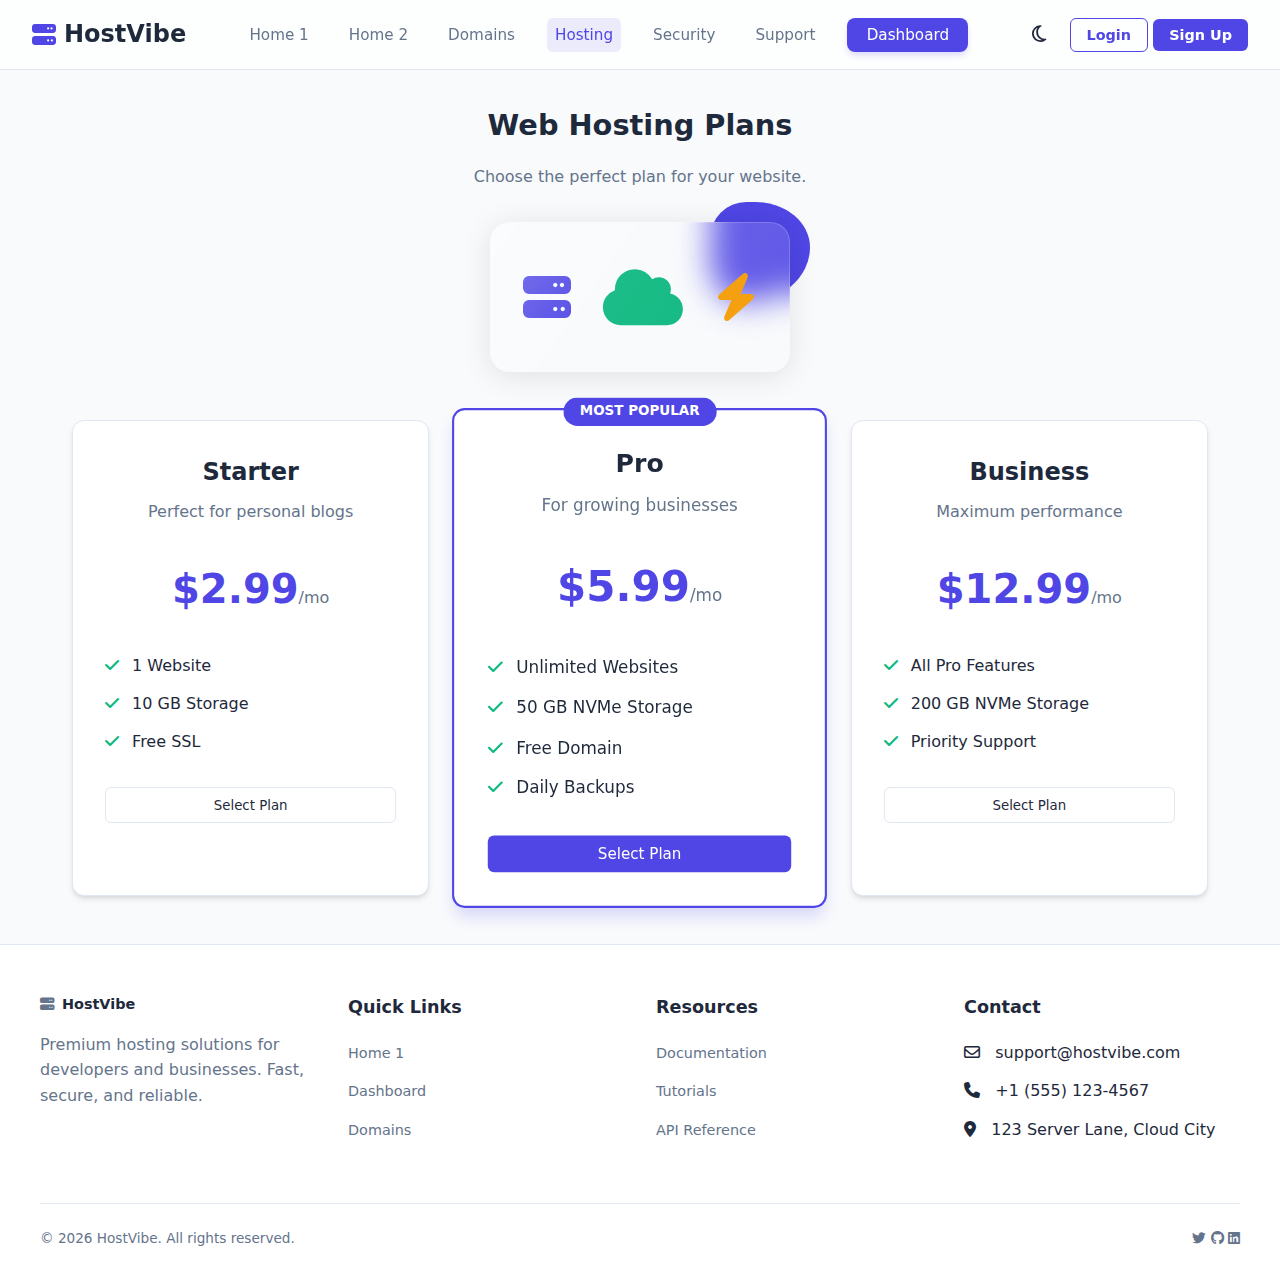
<file: hosting.html>
<!DOCTYPE html>
<html lang="en">

<head>
    <meta charset="UTF-8">
    <meta name="viewport" content="width=device-width, initial-scale=1.0">
    <title>HostVibe - Hosting</title>
    <link rel="stylesheet" href="style.css">
    <link rel="stylesheet" href="https://cdnjs.cloudflare.com/ajax/libs/font-awesome/6.4.0/css/all.min.css">
    <script src="script.js" defer></script>
</head>

<body>

    <!-- Header -->
    <header>
        <a href="index.html" class="logo">
            <i class="fa-solid fa-server"></i>
            <span>HostVibe</span>
        </a>

        <nav>
            <ul>
                <li><a href="index.html">Home 1</a></li>
                <li><a href="home2.html">Home 2</a></li>
                <li><a href="domains.html">Domains</a></li>
                <li><a href="hosting.html" class="active">Hosting</a></li>
                <li><a href="security.html">Security</a></li>
                <li><a href="support.html">Support</a></li>
                <li><a href="dashboard.html">Dashboard</a></li>
            </ul>
        </nav>

        <div class="header-actions">
            <button class="theme-toggle" aria-label="Toggle Theme">
                <i class="fa-regular fa-moon"></i>
            </button>
            <div class="auth-buttons">
                <a href="login.html" class="btn-login">Login</a>
                <a href="signup.html" class="btn-signup">Sign Up</a>
            </div>
        </div>
    </header>

    <!-- Page Content -->
    <div class="page-container">
        <div class="section-header" style="text-align: center; display: block;">
            <h1 class="section-title">Web Hosting Plans</h1>
            <p style="color: var(--text-light); margin-top: 1rem;">Choose the perfect plan for your website.</p>

            <div
                style="margin: 2rem auto; position: relative; height: 150px; width: 300px; display: flex; justify-content: center; align-items: center;">
                <div class="glass-card-colorful"
                    style="width: 100%; height: 100%; display: flex; align-items: center; justify-content: center; gap: 2rem; border-radius: 20px;">
                    <i class="fa-solid fa-server" style="font-size: 3rem; color: var(--primary-color);"></i>
                    <i class="fa-solid fa-cloud" style="font-size: 4rem; color: #10b981;"></i>
                    <i class="fa-solid fa-bolt" style="font-size: 3rem; color: #f59e0b;"></i>
                </div>
                <div class="blob-1"
                    style="width: 100px; height: 100px; position: absolute; top: -20px; right: -20px; z-index: -1;">
                </div>
            </div>
        </div>

        <div
            style="display: grid; grid-template-columns: repeat(auto-fit, minmax(300px, 1fr)); gap: 2rem; margin-top: 3rem;">

            <!-- Plan 1 -->
            <div class="card"
                style="background: var(--card-bg); padding: 2rem; border-radius: 12px; border: 1px solid var(--border-color); text-align: center; transition: transform 0.3s; box-shadow: var(--shadow);">
                <h3 style="font-size: 1.5rem; margin-bottom: 0.5rem;">Starter</h3>
                <p style="color: var(--text-light); margin-bottom: 2rem;">Perfect for personal blogs</p>
                <div style="font-size: 2.5rem; font-weight: 700; color: var(--primary-color); margin-bottom: 2rem;">
                    $2.99<span style="font-size: 1rem; color: var(--text-light); font-weight: 400;">/mo</span></div>
                <ul style="text-align: left; margin-bottom: 2rem; list-style: none;">
                    <li style="margin-bottom: 0.8rem;"><i class="fa-solid fa-check"
                            style="color: #10b981; margin-right: 0.5rem;"></i> 1 Website</li>
                    <li style="margin-bottom: 0.8rem;"><i class="fa-solid fa-check"
                            style="color: #10b981; margin-right: 0.5rem;"></i> 10 GB Storage</li>
                    <li style="margin-bottom: 0.8rem;"><i class="fa-solid fa-check"
                            style="color: #10b981; margin-right: 0.5rem;"></i> Free SSL</li>
                </ul>
                <button class="btn-outline" style="width: 100%;">Select Plan</button>
            </div>

            <!-- Plan 2 -->
            <div class="card"
                style="background: var(--card-bg); padding: 2rem; border-radius: 12px; border: 2px solid var(--primary-color); text-align: center; transform: scale(1.05); box-shadow: 0 10px 15px -3px rgba(79, 70, 229, 0.2); position: relative;">
                <div
                    style="position: absolute; top: -12px; left: 50%; transform: translateX(-50%); background: var(--primary-color); color: white; padding: 0.2rem 1rem; border-radius: 20px; font-size: 0.8rem; font-weight: 600;">
                    MOST POPULAR</div>
                <h3 style="font-size: 1.5rem; margin-bottom: 0.5rem;">Pro</h3>
                <p style="color: var(--text-light); margin-bottom: 2rem;">For growing businesses</p>
                <div style="font-size: 2.5rem; font-weight: 700; color: var(--primary-color); margin-bottom: 2rem;">
                    $5.99<span style="font-size: 1rem; color: var(--text-light); font-weight: 400;">/mo</span></div>
                <ul style="text-align: left; margin-bottom: 2rem; list-style: none;">
                    <li style="margin-bottom: 0.8rem;"><i class="fa-solid fa-check"
                            style="color: #10b981; margin-right: 0.5rem;"></i> Unlimited Websites</li>
                    <li style="margin-bottom: 0.8rem;"><i class="fa-solid fa-check"
                            style="color: #10b981; margin-right: 0.5rem;"></i> 50 GB NVMe Storage</li>
                    <li style="margin-bottom: 0.8rem;"><i class="fa-solid fa-check"
                            style="color: #10b981; margin-right: 0.5rem;"></i> Free Domain</li>
                    <li style="margin-bottom: 0.8rem;"><i class="fa-solid fa-check"
                            style="color: #10b981; margin-right: 0.5rem;"></i> Daily Backups</li>
                </ul>
                <button class="btn-primary" style="width: 100%;">Select Plan</button>
            </div>

            <!-- Plan 3 -->
            <div class="card"
                style="background: var(--card-bg); padding: 2rem; border-radius: 12px; border: 1px solid var(--border-color); text-align: center; transition: transform 0.3s; box-shadow: var(--shadow);">
                <h3 style="font-size: 1.5rem; margin-bottom: 0.5rem;">Business</h3>
                <p style="color: var(--text-light); margin-bottom: 2rem;">Maximum performance</p>
                <div style="font-size: 2.5rem; font-weight: 700; color: var(--primary-color); margin-bottom: 2rem;">
                    $12.99<span style="font-size: 1rem; color: var(--text-light); font-weight: 400;">/mo</span></div>
                <ul style="text-align: left; margin-bottom: 2rem; list-style: none;">
                    <li style="margin-bottom: 0.8rem;"><i class="fa-solid fa-check"
                            style="color: #10b981; margin-right: 0.5rem;"></i> All Pro Features</li>
                    <li style="margin-bottom: 0.8rem;"><i class="fa-solid fa-check"
                            style="color: #10b981; margin-right: 0.5rem;"></i> 200 GB NVMe Storage</li>
                    <li style="margin-bottom: 0.8rem;"><i class="fa-solid fa-check"
                            style="color: #10b981; margin-right: 0.5rem;"></i> Priority Support</li>
                </ul>
                <button class="btn-outline" style="width: 100%;">Select Plan</button>
            </div>

        </div>
    </div>

    <!-- Footer -->
    <footer>
        <div class="footer-content">
            <div class="footer-col">
                <a href="#" class="logo">
                    <i class="fa-solid fa-server"></i>
                    <span>HostVibe</span>
                </a>
                <p style="margin-top: 1rem; color: var(--text-light);">Premium hosting solutions for developers and
                    businesses. Fast, secure, and reliable.</p>
            </div>
            <div class="footer-col">
                <h3>Quick Links</h3>
                <ul>
                    <li><a href="index.html">Home 1</a></li>
                    <li><a href="dashboard.html">Dashboard</a></li>
                    <li><a href="domains.html">Domains</a></li>
                </ul>
            </div>
            <div class="footer-col">
                <h3>Resources</h3>
                <ul>
                    <li><a href="#">Documentation</a></li>
                    <li><a href="#">Tutorials</a></li>
                    <li><a href="#">API Reference</a></li>
                </ul>
            </div>
            <div class="footer-col">
                <h3>Contact</h3>
                <ul>
                    <li><i class="fa-regular fa-envelope"></i> &nbsp; support@hostvibe.com</li>
                    <li><i class="fa-solid fa-phone"></i> &nbsp; +1 (555) 123-4567</li>
                    <li><i class="fa-solid fa-location-dot"></i> &nbsp; 123 Server Lane, Cloud City</li>
                </ul>
            </div>
        </div>
        <div class="footer-bottom">
            <p>&copy; 2026 HostVibe. All rights reserved.</p>
            <div class="social-links">
                <a href="#"><i class="fa-brands fa-twitter"></i></a>
                <a href="#"><i class="fa-brands fa-github"></i></a>
                <a href="#"><i class="fa-brands fa-linkedin"></i></a>
            </div>
        </div>
        <button class="back-to-top"><i class="fa-solid fa-arrow-up"></i></button>
    </footer>

</body>

</html>
</file>
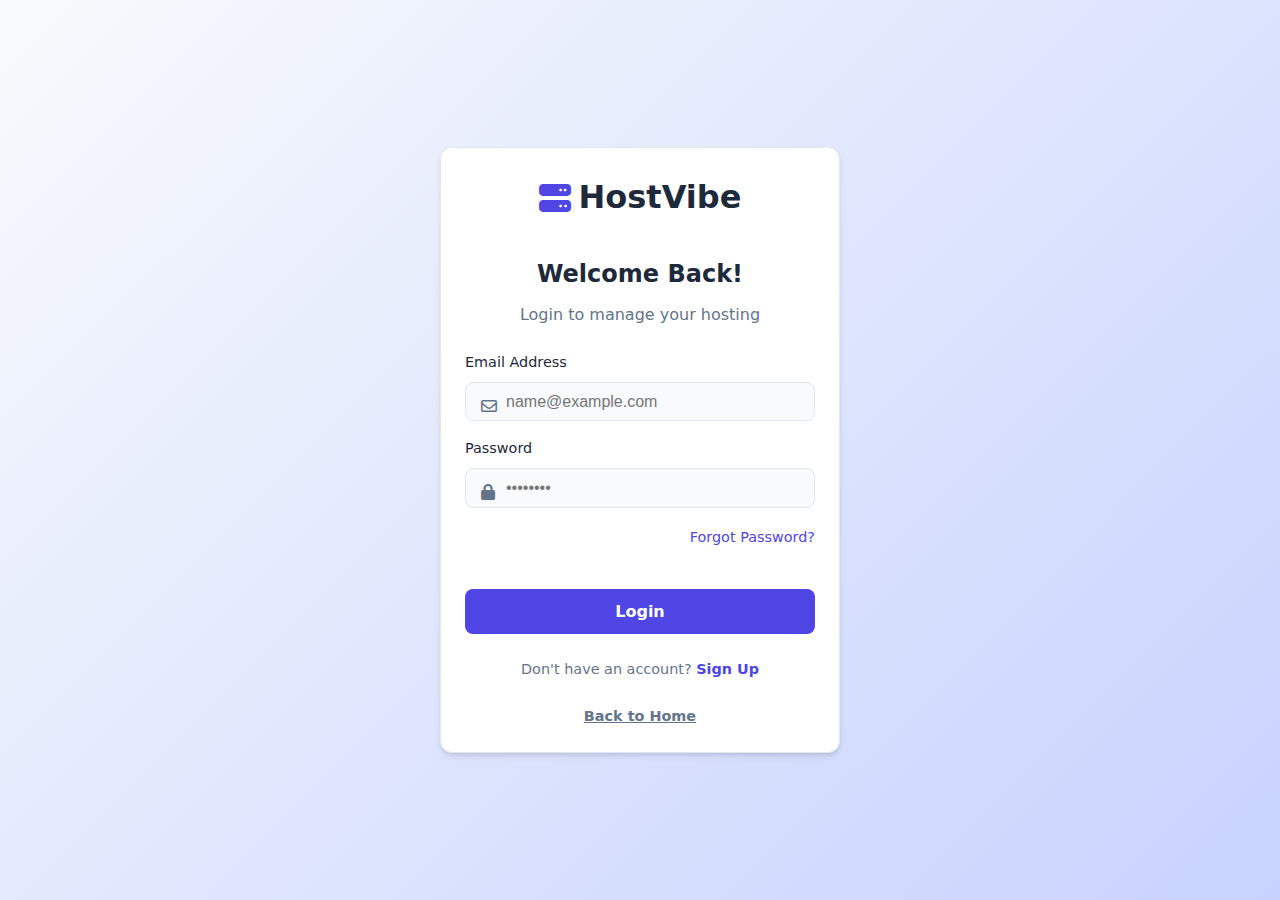
<file: login.html>
<!DOCTYPE html>
<html lang="en">

<head>
    <meta charset="UTF-8">
    <meta name="viewport" content="width=device-width, initial-scale=1.0">
    <title>HostVibe - Login</title>
    <link rel="stylesheet" href="style.css">
    <link rel="stylesheet" href="https://cdnjs.cloudflare.com/ajax/libs/font-awesome/6.4.0/css/all.min.css">
    <script src="script.js" defer></script>
</head>

<body>

    <div class="auth-container">
        <div class="auth-box">
            <!-- Logo in Auth Page since no Header -->
            <div style="margin-bottom: 2rem; display: flex; justify-content: center;">
                <a href="index.html" class="logo" style="font-size: 2rem;">
                    <i class="fa-solid fa-server"></i>
                    <span>HostVibe</span>
                </a>
            </div>

            <h2>Welcome Back!</h2>
            <p>Login to manage your hosting</p>

            <form action="dashboard.html"> <!-- Redirect for demo purposes -->

                <div class="form-group">
                    <label>Email Address</label>
                    <div style="position: relative;">
                        <i class="fa-regular fa-envelope"
                            style="position: absolute; left: 1rem; top: 1rem; color: var(--text-light);"></i>
                        <input type="email" required placeholder="name@example.com" style="padding-left: 2.5rem;">
                    </div>
                </div>

                <div class="form-group">
                    <label>Password</label>
                    <div style="position: relative;">
                        <i class="fa-solid fa-lock"
                            style="position: absolute; left: 1rem; top: 1rem; color: var(--text-light);"></i>
                        <input type="password" required placeholder="••••••••" style="padding-left: 2.5rem;">
                    </div>
                </div>

                <div style="text-align: right; margin-bottom: 1.5rem;">
                    <a href="#" style="font-size: 0.9rem; color: var(--primary-color);">Forgot Password?</a>
                </div>

                <button type="submit" class="auth-btn">Login</button>

            </form>

            <div class="auth-link">
                Don't have an account? <a href="signup.html">Sign Up</a>
            </div>
            <div class="auth-link">
                <a href="index.html" style="color: var(--text-light); text-decoration: underline;">Back to Home</a>
            </div>
        </div>
    </div>

</body>

</html>
</file>
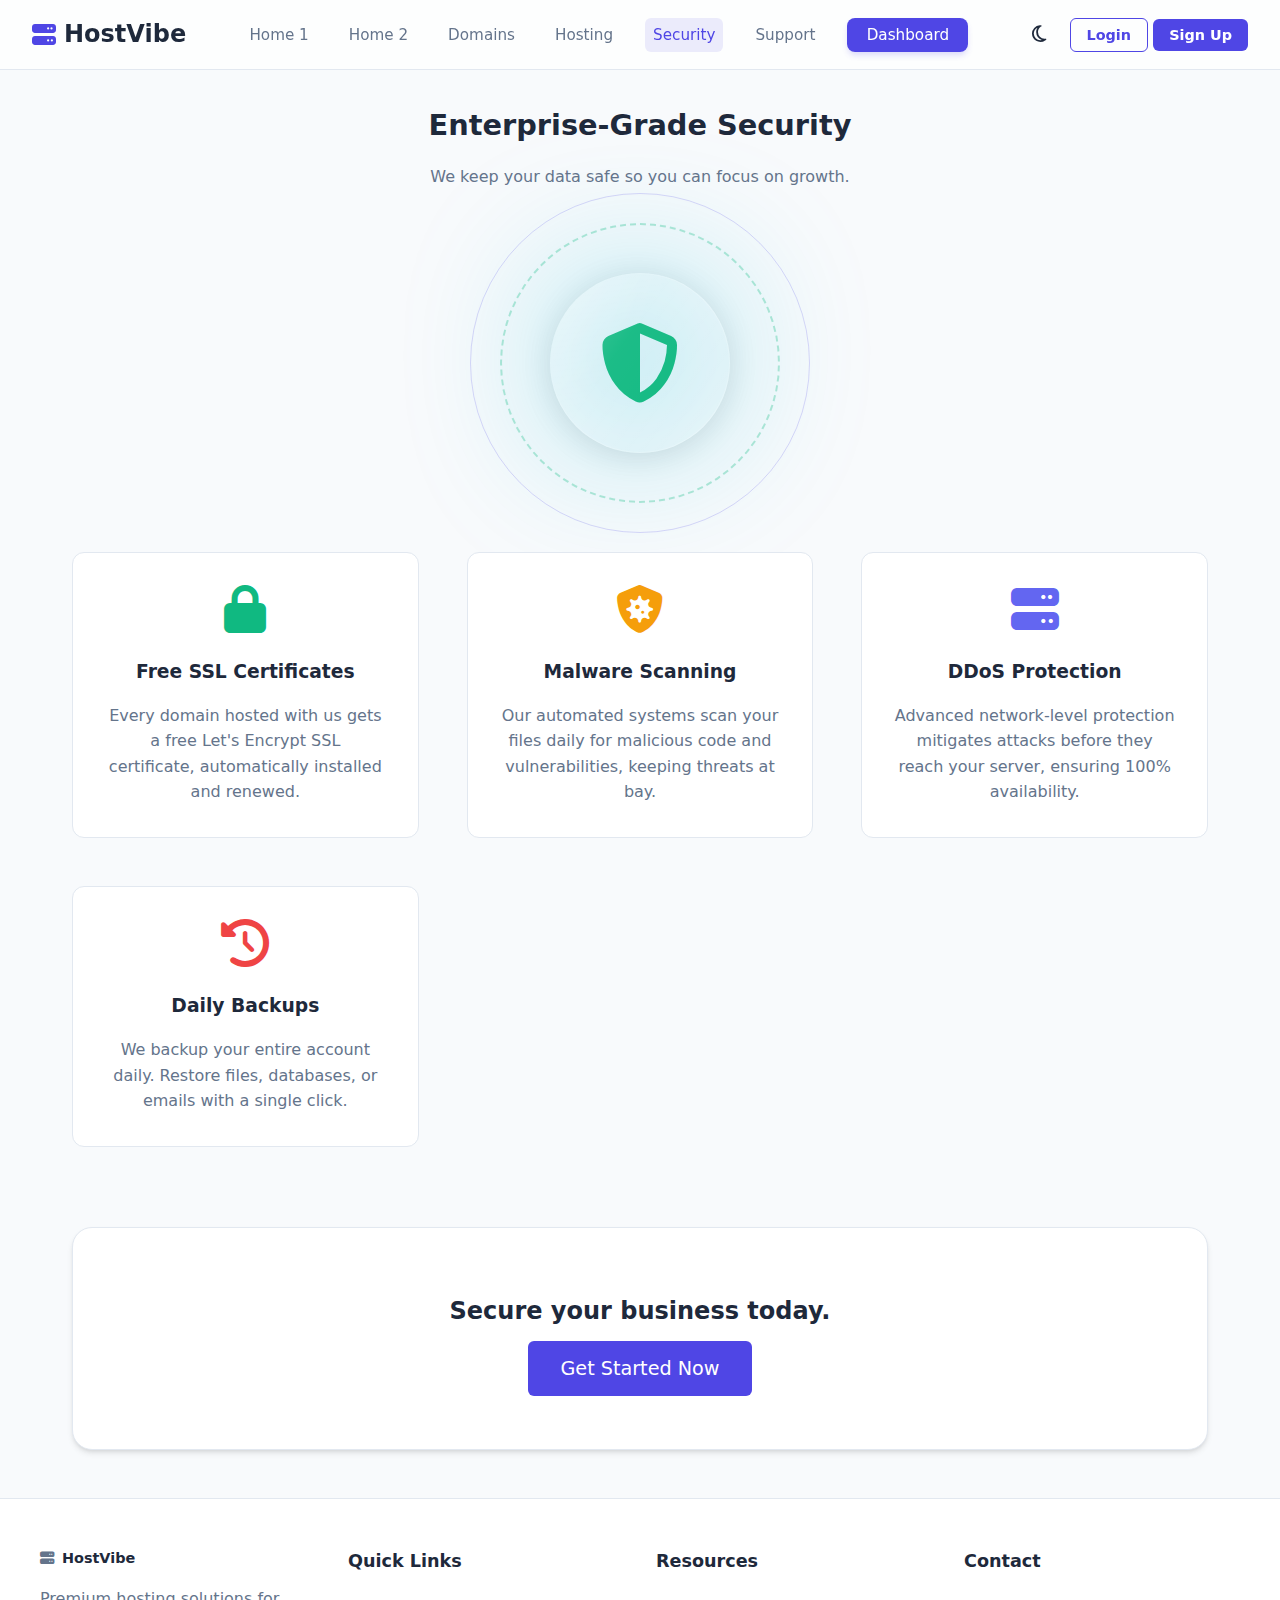
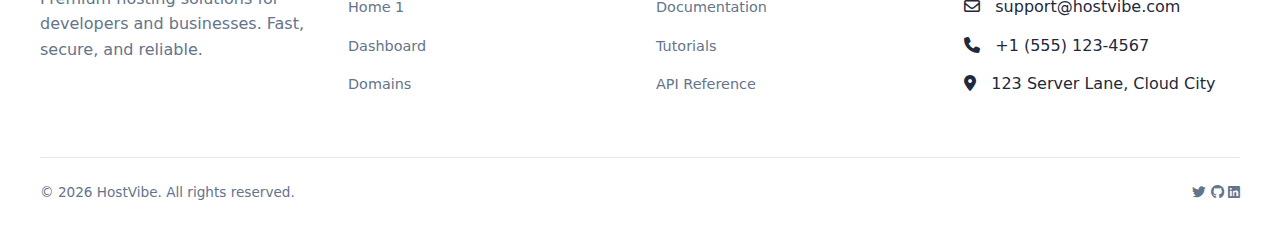
<file: security.html>
<!DOCTYPE html>
<html lang="en">

<head>
    <meta charset="UTF-8">
    <meta name="viewport" content="width=device-width, initial-scale=1.0">
    <title>HostVibe - Security</title>
    <link rel="stylesheet" href="style.css">
    <link rel="stylesheet" href="https://cdnjs.cloudflare.com/ajax/libs/font-awesome/6.4.0/css/all.min.css">
    <script src="script.js" defer></script>
</head>

<body>

    <!-- Header -->
    <header>
        <a href="index.html" class="logo">
            <i class="fa-solid fa-server"></i>
            <span>HostVibe</span>
        </a>

        <nav>
            <ul>
                <li><a href="index.html">Home 1</a></li>
                <li><a href="home2.html">Home 2</a></li>
                <li><a href="domains.html">Domains</a></li>
                <li><a href="hosting.html">Hosting</a></li>
                <li><a href="security.html" class="active">Security</a></li>
                <li><a href="support.html">Support</a></li>
                <li><a href="dashboard.html">Dashboard</a></li>
            </ul>
        </nav>

        <div class="header-actions">
            <button class="theme-toggle" aria-label="Toggle Theme">
                <i class="fa-regular fa-moon"></i>
            </button>
            <div class="auth-buttons">
                <a href="login.html" class="btn-login">Login</a>
                <a href="signup.html" class="btn-signup">Sign Up</a>
            </div>
        </div>
    </header>

    <!-- Page Content -->
    <div class="page-container">
        <div class="section-header" style="text-align: center; display: block;">
            <h1 class="section-title">Enterprise-Grade Security</h1>
            <p style="color: var(--text-light); margin-top: 1rem;">We keep your data safe so you can focus on growth.
            </p>

            <div
                style="margin-top: 3rem; position: relative; height: 250px; display: flex; justify-content: center; align-items: center;">
                <div class="colorful-blob blob-3"
                    style="width: 150px; height: 150px; top: 50%; left: 50%; transform: translate(-50%, -50%); opacity: 0.5;">
                </div>
                <div class="glass-card-colorful"
                    style="padding: 2.5rem; border-radius: 50%; width: 180px; height: 180px; display: flex; align-items: center; justify-content: center; z-index: 2;">
                    <i class="fa-solid fa-shield-halved gradient-text"
                        style="font-size: 5rem; -webkit-text-fill-color: initial; background: none; color: #10b981;"></i>
                </div>
                <div
                    style="position: absolute; width: 280px; height: 280px; border: 2px dashed rgba(16, 185, 129, 0.3); border-radius: 50%; animation: spin 20s linear infinite;">
                </div>
                <div
                    style="position: absolute; width: 340px; height: 340px; border: 1px solid rgba(79, 70, 229, 0.2); border-radius: 50%; animation: spin 30s linear infinite reverse;">
                </div>
            </div>

            <style>
                @keyframes spin {
                    100% {
                        transform: rotate(360deg);
                    }
                }
            </style>
        </div>

        <div
            style="display: grid; grid-template-columns: repeat(auto-fit, minmax(300px, 1fr)); gap: 3rem; margin-top: 4rem;">

            <div class="feature-card" style="text-align: center;">
                <i class="fa-solid fa-lock" style="font-size: 3rem; color: #10b981; margin-bottom: 1.5rem;"></i>
                <h3 style="margin-bottom: 1rem;">Free SSL Certificates</h3>
                <p style="color: var(--text-light);">Every domain hosted with us gets a free Let's Encrypt SSL
                    certificate, automatically installed and renewed.</p>
            </div>

            <div class="feature-card" style="text-align: center;">
                <i class="fa-solid fa-shield-virus" style="font-size: 3rem; color: #f59e0b; margin-bottom: 1.5rem;"></i>
                <h3 style="margin-bottom: 1rem;">Malware Scanning</h3>
                <p style="color: var(--text-light);">Our automated systems scan your files daily for malicious code and
                    vulnerabilities, keeping threats at bay.</p>
            </div>

            <div class="feature-card" style="text-align: center;">
                <i class="fa-solid fa-server" style="font-size: 3rem; color: #6366f1; margin-bottom: 1.5rem;"></i>
                <h3 style="margin-bottom: 1rem;">DDoS Protection</h3>
                <p style="color: var(--text-light);">Advanced network-level protection mitigates attacks before they
                    reach your server, ensuring 100% availability.</p>
            </div>

            <div class="feature-card" style="text-align: center;">
                <i class="fa-solid fa-clock-rotate-left"
                    style="font-size: 3rem; color: #ef4444; margin-bottom: 1.5rem;"></i>
                <h3 style="margin-bottom: 1rem;">Daily Backups</h3>
                <p style="color: var(--text-light);">We backup your entire account daily. Restore files, databases, or
                    emails with a single click.</p>
            </div>

        </div>

        <div
            style="margin-top: 5rem; text-align: center; background: var(--card-bg); padding: 4rem 2rem; border-radius: 20px; box-shadow: var(--shadow); border: 1px solid var(--border-color);">
            <h2 style="margin-bottom: 1.5rem;">Secure your business today.</h2>
            <a href="signup.html" class="btn-primary" style="font-size: 1.2rem; padding: 1rem 2rem;">Get Started Now</a>
        </div>
    </div>

    <!-- Footer -->
    <footer>
        <div class="footer-content">
            <div class="footer-col">
                <a href="#" class="logo">
                    <i class="fa-solid fa-server"></i>
                    <span>HostVibe</span>
                </a>
                <p style="margin-top: 1rem; color: var(--text-light);">Premium hosting solutions for developers and
                    businesses. Fast, secure, and reliable.</p>
            </div>
            <div class="footer-col">
                <h3>Quick Links</h3>
                <ul>
                    <li><a href="index.html">Home 1</a></li>
                    <li><a href="dashboard.html">Dashboard</a></li>
                    <li><a href="domains.html">Domains</a></li>
                </ul>
            </div>
            <div class="footer-col">
                <h3>Resources</h3>
                <ul>
                    <li><a href="#">Documentation</a></li>
                    <li><a href="#">Tutorials</a></li>
                    <li><a href="#">API Reference</a></li>
                </ul>
            </div>
            <div class="footer-col">
                <h3>Contact</h3>
                <ul>
                    <li><i class="fa-regular fa-envelope"></i> &nbsp; support@hostvibe.com</li>
                    <li><i class="fa-solid fa-phone"></i> &nbsp; +1 (555) 123-4567</li>
                    <li><i class="fa-solid fa-location-dot"></i> &nbsp; 123 Server Lane, Cloud City</li>
                </ul>
            </div>
        </div>
        <div class="footer-bottom">
            <p>&copy; 2026 HostVibe. All rights reserved.</p>
            <div class="social-links">
                <a href="#"><i class="fa-brands fa-twitter"></i></a>
                <a href="#"><i class="fa-brands fa-github"></i></a>
                <a href="#"><i class="fa-brands fa-linkedin"></i></a>
            </div>
        </div>
        <button class="back-to-top"><i class="fa-solid fa-arrow-up"></i></button>
    </footer>

</body>

</html>
</file>
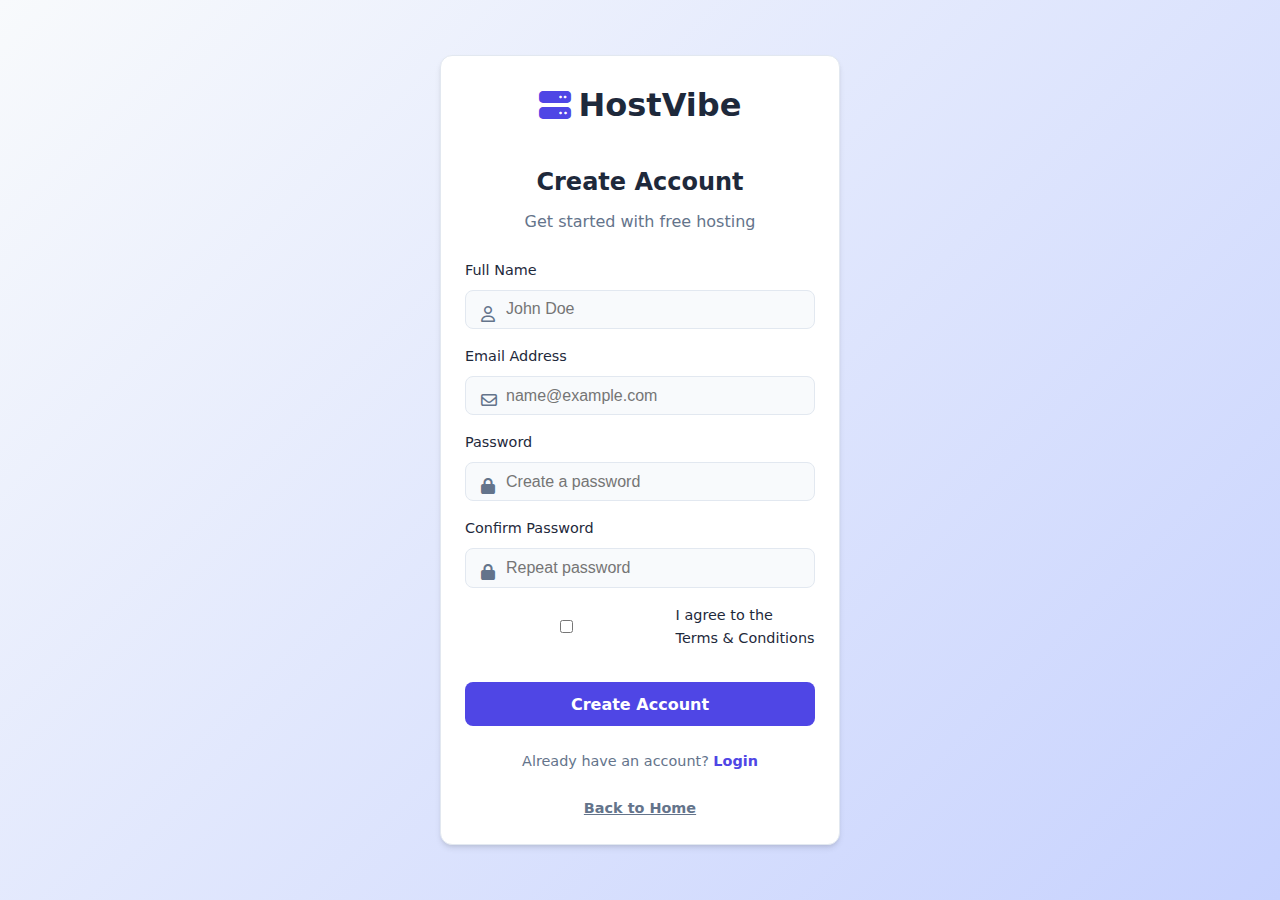
<file: signup.html>
<!DOCTYPE html>
<html lang="en">

<head>
    <meta charset="UTF-8">
    <meta name="viewport" content="width=device-width, initial-scale=1.0">
    <title>HostVibe - Sign Up</title>
    <link rel="stylesheet" href="style.css">
    <link rel="stylesheet" href="https://cdnjs.cloudflare.com/ajax/libs/font-awesome/6.4.0/css/all.min.css">
    <script src="script.js" defer></script>
</head>

<body>

    <div class="auth-container">
        <div class="auth-box">
            <!-- Logo in Auth Page since no Header -->
            <div style="margin-bottom: 2rem; display: flex; justify-content: center;">
                <a href="index.html" class="logo" style="font-size: 2rem;">
                    <i class="fa-solid fa-server"></i>
                    <span>HostVibe</span>
                </a>
            </div>

            <h2>Create Account</h2>
            <p>Get started with free hosting</p>

            <form action="dashboard.html"> <!-- Redirect for demo purposes -->

                <div class="form-group">
                    <label>Full Name</label>
                    <div style="position: relative;">
                        <i class="fa-regular fa-user"
                            style="position: absolute; left: 1rem; top: 1rem; color: var(--text-light);"></i>
                        <input type="text" required placeholder="John Doe" style="padding-left: 2.5rem;">
                    </div>
                </div>

                <div class="form-group">
                    <label>Email Address</label>
                    <div style="position: relative;">
                        <i class="fa-regular fa-envelope"
                            style="position: absolute; left: 1rem; top: 1rem; color: var(--text-light);"></i>
                        <input type="email" required placeholder="name@example.com" style="padding-left: 2.5rem;">
                    </div>
                </div>

                <div class="form-group">
                    <label>Password</label>
                    <div style="position: relative;">
                        <i class="fa-solid fa-lock"
                            style="position: absolute; left: 1rem; top: 1rem; color: var(--text-light);"></i>
                        <input type="password" required placeholder="Create a password" style="padding-left: 2.5rem;">
                    </div>
                </div>

                <div class="form-group">
                    <label>Confirm Password</label>
                    <div style="position: relative;">
                        <i class="fa-solid fa-lock"
                            style="position: absolute; left: 1rem; top: 1rem; color: var(--text-light);"></i>
                        <input type="password" required placeholder="Repeat password" style="padding-left: 2.5rem;">
                    </div>
                </div>

                <div class="form-group">
                    <label
                        style="display: flex; align-items: center; gap: 0.5rem; font-weight: 400; font-size: 0.9rem;">
                        <input type="checkbox" required> I agree to the Terms & Conditions
                    </label>
                </div>

                <button type="submit" class="auth-btn">Create Account</button>

            </form>

            <div class="auth-link">
                Already have an account? <a href="login.html">Login</a>
            </div>
            <div class="auth-link">
                <a href="index.html" style="color: var(--text-light); text-decoration: underline;">Back to Home</a>
            </div>
        </div>
    </div>

</body>

</html>
</file>
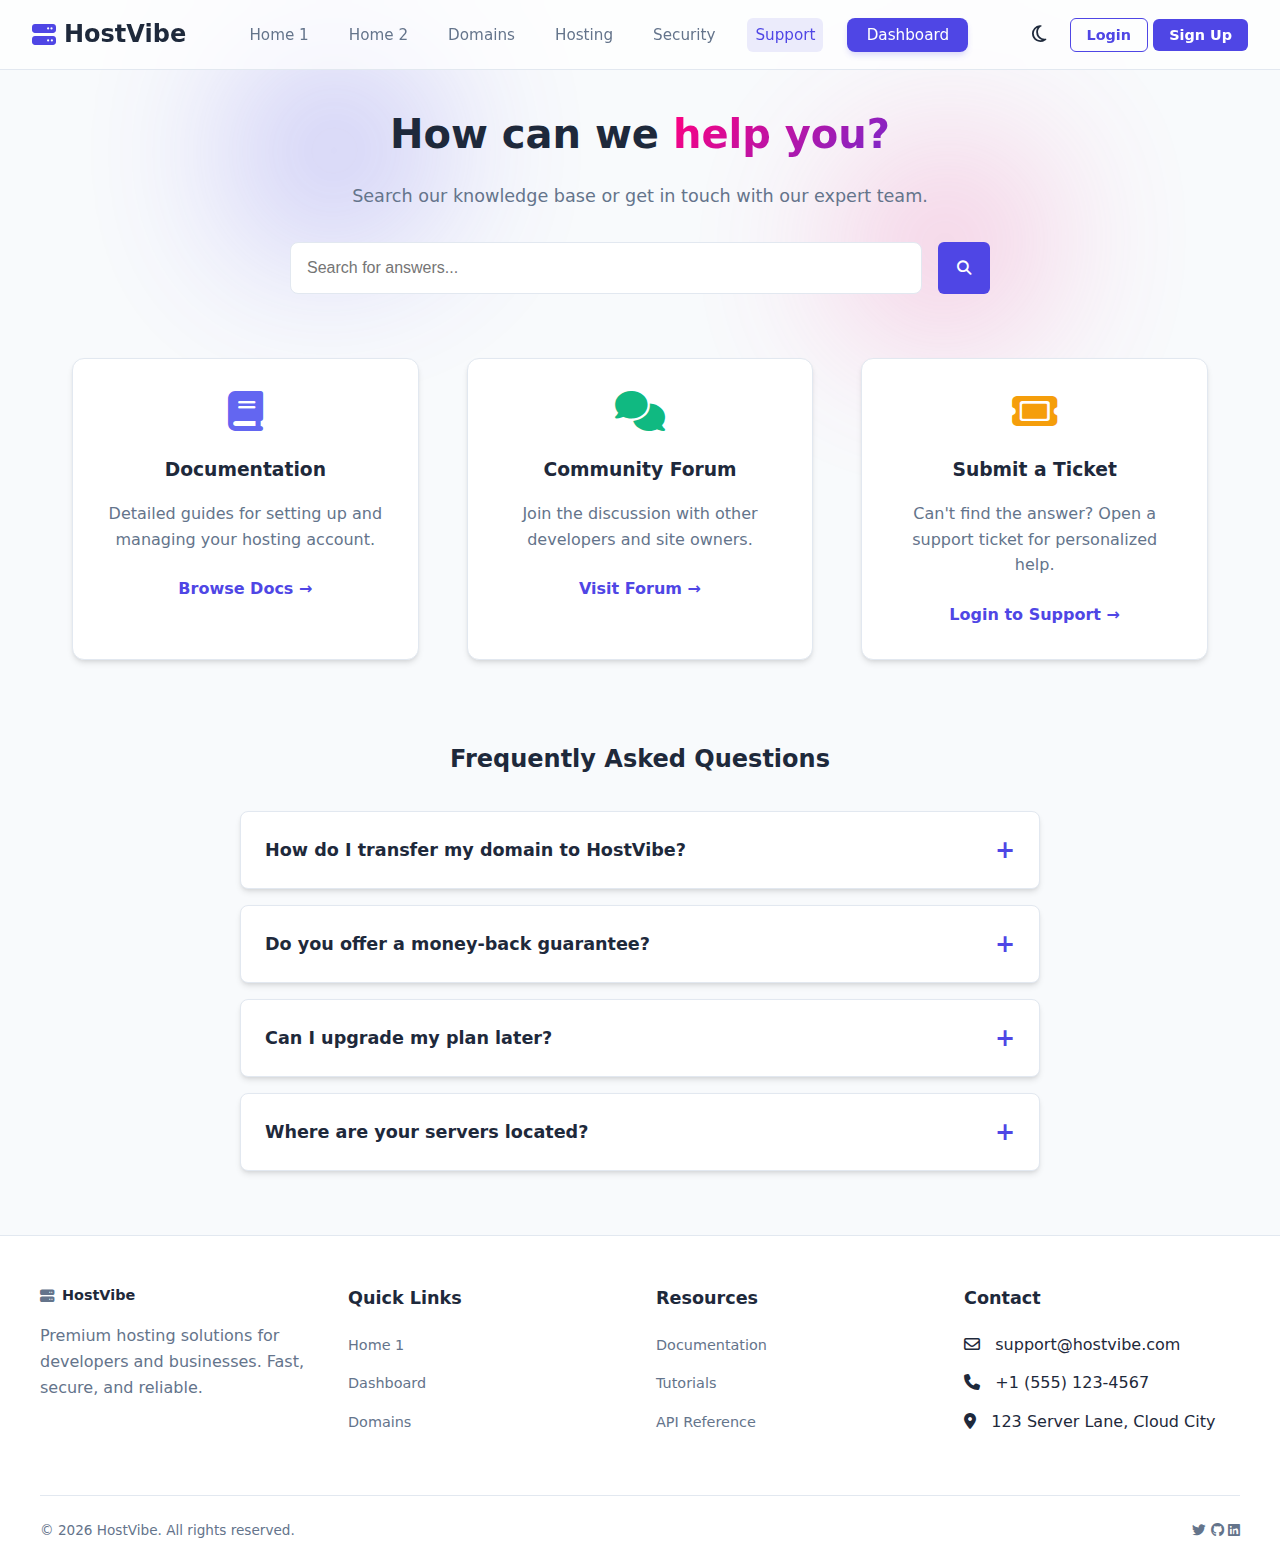
<file: support.html>
<!DOCTYPE html>
<html lang="en">

<head>
    <meta charset="UTF-8">
    <meta name="viewport" content="width=device-width, initial-scale=1.0">
    <title>HostVibe - Support</title>
    <link rel="stylesheet" href="style.css">
    <link rel="stylesheet" href="https://cdnjs.cloudflare.com/ajax/libs/font-awesome/6.4.0/css/all.min.css">
    <script src="script.js" defer></script>
    <style>
        details {
            background: var(--card-bg);
            border: 1px solid var(--border-color);
            border-radius: 8px;
            margin-bottom: 1rem;
            overflow: hidden;
            box-shadow: var(--shadow);
            transition: all 0.3s;
        }

        details:hover {
            box-shadow: 0 10px 15px -3px rgba(0, 0, 0, 0.1);
        }

        summary {
            padding: 1.5rem;
            cursor: pointer;
            font-weight: 600;
            list-style: none;
            /* Hide default triangle */
            position: relative;
            font-size: 1.1rem;
        }

        summary::-webkit-details-marker {
            display: none;
        }

        summary::after {
            content: '+';
            position: absolute;
            right: 1.5rem;
            font-weight: 700;
            color: var(--primary-color);
            font-size: 1.5rem;
            top: 50%;
            transform: translateY(-50%);
        }

        details[open] summary::after {
            content: '-';
        }

        details[open] summary {
            border-bottom: 1px solid var(--border-color);
            color: var(--primary-color);
        }

        .answer {
            padding: 1.5rem;
            color: var(--text-light);
            line-height: 1.8;
            font-size: 1rem;
        }
    </style>
</head>

<body>

    <!-- Header -->
    <header>
        <a href="index.html" class="logo">
            <i class="fa-solid fa-server"></i>
            <span>HostVibe</span>
        </a>

        <nav>
            <ul>
                <li><a href="index.html">Home 1</a></li>
                <li><a href="home2.html">Home 2</a></li>
                <li><a href="domains.html">Domains</a></li>
                <li><a href="hosting.html">Hosting</a></li>
                <li><a href="security.html">Security</a></li>
                <li><a href="support.html" class="active">Support</a></li>
                <li><a href="dashboard.html">Dashboard</a></li>
            </ul>
        </nav>

        <div class="header-actions">
            <button class="theme-toggle" aria-label="Toggle Theme">
                <i class="fa-regular fa-moon"></i>
            </button>
            <div class="auth-buttons">
                <a href="login.html" class="btn-login">Login</a>
                <a href="signup.html" class="btn-signup">Sign Up</a>
            </div>
        </div>
    </header>

    <!-- Page Content -->
    <div class="page-container">

        <div style="text-align: center; max-width: 700px; margin: 0 auto; margin-bottom: 4rem; position: relative;">
            <!-- Background FX -->
            <div class="colorful-blob blob-1"
                style="top: -50px; left: -50px; width: 200px; height: 200px; opacity: 0.3;"></div>
            <div class="colorful-blob blob-2"
                style="bottom: -50px; right: -50px; width: 200px; height: 200px; opacity: 0.3;"></div>

            <h1 style="font-size: 2.5rem; margin-bottom: 1rem; position: relative; z-index: 2;">How can we <span
                    class="gradient-text">help you?</span></h1>
            <p
                style="color: var(--text-light); font-size: 1.1rem; margin-bottom: 2rem; position: relative; z-index: 2;">
                Search our knowledge base or get in touch with our expert team.</p>
            <div style="display: flex; gap: 1rem; position: relative; z-index: 2;">
                <input type="text" placeholder="Search for answers..."
                    style="flex: 1; padding: 1rem; border: 1px solid var(--border-color); border-radius: 8px; font-size: 1rem; background: var(--card-bg);">
                <button class="btn-primary"><i class="fa-solid fa-magnifying-glass"></i></button>
            </div>
        </div>

        <div
            style="display: grid; grid-template-columns: repeat(auto-fit, minmax(300px, 1fr)); gap: 3rem; margin-bottom: 5rem;">

            <div class="card"
                style="background: var(--card-bg); padding: 2rem; border-radius: 12px; border: 1px solid var(--border-color); box-shadow: var(--shadow); text-align: center;">
                <i class="fa-solid fa-book" style="font-size: 2.5rem; color: #6366f1; margin-bottom: 1.5rem;"></i>
                <h3 style="margin-bottom: 1rem;">Documentation</h3>
                <p style="color: var(--text-light); margin-bottom: 1.5rem;">Detailed guides for setting up and managing
                    your hosting account.</p>
                <a href="#" style="color: var(--primary-color); font-weight: 600;">Browse Docs &rarr;</a>
            </div>

            <div class="card"
                style="background: var(--card-bg); padding: 2rem; border-radius: 12px; border: 1px solid var(--border-color); box-shadow: var(--shadow); text-align: center;">
                <i class="fa-solid fa-comments" style="font-size: 2.5rem; color: #10b981; margin-bottom: 1.5rem;"></i>
                <h3 style="margin-bottom: 1rem;">Community Forum</h3>
                <p style="color: var(--text-light); margin-bottom: 1.5rem;">Join the discussion with other developers
                    and site owners.</p>
                <a href="#" style="color: var(--primary-color); font-weight: 600;">Visit Forum &rarr;</a>
            </div>

            <div class="card"
                style="background: var(--card-bg); padding: 2rem; border-radius: 12px; border: 1px solid var(--border-color); box-shadow: var(--shadow); text-align: center;">
                <i class="fa-solid fa-ticket" style="font-size: 2.5rem; color: #f59e0b; margin-bottom: 1.5rem;"></i>
                <h3 style="margin-bottom: 1rem;">Submit a Ticket</h3>
                <p style="color: var(--text-light); margin-bottom: 1.5rem;">Can't find the answer? Open a support ticket
                    for personalized help.</p>
                <a href="login.html" style="color: var(--primary-color); font-weight: 600;">Login to Support &rarr;</a>
            </div>

        </div>

        <h2 style="margin-bottom: 2rem; text-align: center;">Frequently Asked Questions</h2>
        <div style="max-width: 800px; margin: 0 auto;">
            <details>
                <summary>How do I transfer my domain to HostVibe?</summary>
                <div class="answer">To transfer your domain, unlock it at your current registrar and get the
                    authorization (EPP) code. Then, initiate the transfer from your HostVibe dashboard.</div>
            </details>

            <details>
                <summary>Do you offer a money-back guarantee?</summary>
                <div class="answer">Yes, we offer a 30-day money-back guarantee on all hosting plans. If you're not
                    satisfied, we'll refund your hosting fees, no questions asked.</div>
            </details>

            <details>
                <summary>Can I upgrade my plan later?</summary>
                <div class="answer">Absolutely. You can upgrade your hosting plan at any time through your dashboard.
                    Typical upgrades are instant and require no downtime.</div>
            </details>
            <details>
                <summary>Where are your servers located?</summary>
                <div class="answer">We have data centers in North America (New York, San Francisco), Europe (London,
                    Frankfurt), and Asia (Singapore, Tokyo). You can choose your location at checkout.</div>
            </details>
        </div>

    </div>

    <!-- Footer -->
    <footer>
        <div class="footer-content">
            <div class="footer-col">
                <a href="#" class="logo">
                    <i class="fa-solid fa-server"></i>
                    <span>HostVibe</span>
                </a>
                <p style="margin-top: 1rem; color: var(--text-light);">Premium hosting solutions for developers and
                    businesses. Fast, secure, and reliable.</p>
            </div>
            <div class="footer-col">
                <h3>Quick Links</h3>
                <ul>
                    <li><a href="index.html">Home 1</a></li>
                    <li><a href="dashboard.html">Dashboard</a></li>
                    <li><a href="domains.html">Domains</a></li>
                </ul>
            </div>
            <div class="footer-col">
                <h3>Resources</h3>
                <ul>
                    <li><a href="#">Documentation</a></li>
                    <li><a href="#">Tutorials</a></li>
                    <li><a href="#">API Reference</a></li>
                </ul>
            </div>
            <div class="footer-col">
                <h3>Contact</h3>
                <ul>
                    <li><i class="fa-regular fa-envelope"></i> &nbsp; support@hostvibe.com</li>
                    <li><i class="fa-solid fa-phone"></i> &nbsp; +1 (555) 123-4567</li>
                    <li><i class="fa-solid fa-location-dot"></i> &nbsp; 123 Server Lane, Cloud City</li>
                </ul>
            </div>
        </div>
        <div class="footer-bottom">
            <p>&copy; 2026 HostVibe. All rights reserved.</p>
            <div class="social-links">
                <a href="#"><i class="fa-brands fa-twitter"></i></a>
                <a href="#"><i class="fa-brands fa-github"></i></a>
                <a href="#"><i class="fa-brands fa-linkedin"></i></a>
            </div>
        </div>
        <button class="back-to-top"><i class="fa-solid fa-arrow-up"></i></button>
    </footer>

</body>

</html>
</file>
<file: style.css>
/* Global Variables & Reset */
:root {
    --primary-color: #4f46e5;
    --secondary-color: #818cf8;
    --accent-color: #c7d2fe;
    --bg-color: #f8fafc;
    --card-bg: #ffffff;
    --text-color: #1e293b;
    --text-light: #64748b;
    --border-color: #e2e8f0;
    --shadow: 0 4px 6px -1px rgb(0 0 0 / 0.1), 0 2px 4px -2px rgb(0 0 0 / 0.1);
    --glass-bg: rgba(255, 255, 255, 0.7);
    --glass-border: rgba(255, 255, 255, 0.5);
    --header-height: 70px;
    --font-family: 'Inter', system-ui, -apple-system, sans-serif;
}

[data-theme="dark"] {
    --primary-color: #6366f1;
    --secondary-color: #818cf8;
    --accent-color: #312e81;
    --bg-color: #0f172a;
    --card-bg: #1e293b;
    --text-color: #f1f5f9;
    --text-light: #94a3b8;
    --border-color: #334155;
    --shadow: 0 4px 6px -1px rgb(0 0 0 / 0.5), 0 2px 4px -2px rgb(0 0 0 / 0.5);
    --glass-bg: rgba(30, 41, 59, 0.7);
    --glass-border: rgba(255, 255, 255, 0.1);
}

* {
    margin: 0;
    padding: 0;
    box-sizing: border-box;
}

body {
    font-family: var(--font-family);
    background-color: var(--bg-color);
    color: var(--text-color);
    transition: background-color 0.3s ease, color 0.3s ease;
    line-height: 1.6;
    overflow-x: hidden;
}

a {
    text-decoration: none;
    color: inherit;
}

button {
    cursor: pointer;
    border: none;
    font-family: inherit;
}

ul {
    list-style: none;
}

/* Header Styles */
header {
    height: var(--header-height);
    background: var(--glass-bg);
    backdrop-filter: blur(10px);
    border-bottom: 1px solid var(--border-color);
    position: fixed;
    top: 0;
    left: 0;
    width: 100%;
    z-index: 1000;
    display: flex;
    align-items: center;
    justify-content: space-between;
    padding: 0 2rem;
    transition: all 0.3s ease;
}

.logo {
    font-size: 1.5rem;
    font-weight: 700;
    color: var(--primary-color);
    display: flex;
    align-items: center;
    gap: 0.5rem;
}

.logo span {
    color: var(--text-color);
}

nav ul {
    display: flex;
    gap: 1.5rem;
}

nav a {
    font-size: 0.95rem;
    font-weight: 500;
    color: var(--text-light);
    transition: color 0.2s ease;
    padding: 0.5rem;
    border-radius: 6px;
}

nav a:hover,
nav a.active {
    color: var(--primary-color);
    background-color: rgba(79, 70, 229, 0.1);
}

/* Dashboard Link as Button */
nav ul li:last-child a {
    background-color: var(--primary-color);
    color: #ffffff !important;
    padding: 0.5rem 1.2rem;
    border-radius: 8px;
    box-shadow: 0 4px 6px -1px rgba(79, 70, 229, 0.2);
    transition: all 0.2s ease;
}

nav ul li:last-child a:hover {
    background-color: var(--secondary-color);
    transform: translateY(-2px);
    box-shadow: 0 6px 8px -1px rgba(79, 70, 229, 0.3);
}

.header-actions {
    display: flex;
    align-items: center;
    gap: 1rem;
}

.theme-toggle {
    background: transparent;
    color: var(--text-color);
    font-size: 1.2rem;
    padding: 0.5rem;
    border-radius: 50%;
    transition: background 0.2s ease;
    display: flex;
    align-items: center;
    justify-content: center;
}

.theme-toggle:hover {
    background-color: var(--border-color);
}

.auth-buttons a {
    padding: 0.5rem 1rem;
    border-radius: 6px;
    font-weight: 600;
    font-size: 0.9rem;
    transition: transform 0.2s ease;
}

.btn-login {
    color: var(--primary-color);
    border: 1px solid var(--primary-color);
}

.btn-login:hover {
    background-color: rgba(79, 70, 229, 0.1);
}

.btn-signup {
    background-color: var(--primary-color);
    color: white !important;
}

.btn-signup:hover {
    background-color: var(--secondary-color);
    transform: translateY(-1px);
}

/* Footer Styles */
footer {
    background-color: var(--card-bg);
    border-top: 1px solid var(--border-color);
    padding: 3rem 2rem 1.5rem;
    margin-top: auto;
}

.footer-content {
    display: grid;
    grid-template-columns: repeat(auto-fit, minmax(200px, 1fr));
    gap: 2rem;
    max-width: 1200px;
    margin: 0 auto;
}

.footer-col h3 {
    font-size: 1.1rem;
    margin-bottom: 1.2rem;
    color: var(--text-color);
}

.footer-col ul li {
    margin-bottom: 0.8rem;
}

.footer-col a {
    color: var(--text-light);
    font-size: 0.9rem;
    transition: color 0.2s;
}

.footer-col a:hover {
    color: var(--primary-color);
}

.footer-bottom {
    border-top: 1px solid var(--border-color);
    margin-top: 3rem;
    padding-top: 1.5rem;
    text-align: center;
    color: var(--text-light);
    font-size: 0.85rem;
    display: flex;
    justify-content: space-between;
    align-items: center;
    max-width: 1200px;
    margin-left: auto;
    margin-right: auto;
}

.back-to-top {
    background-color: var(--primary-color);
    color: white;
    width: 40px;
    height: 40px;
    border-radius: 50%;
    display: flex;
    align-items: center;
    justify-content: center;
    position: fixed;
    bottom: 2rem;
    right: 2rem;
    opacity: 0;
    visibility: hidden;
    transition: all 0.3s ease;
    box-shadow: var(--shadow);
    z-index: 900;
}

.back-to-top.visible {
    opacity: 1;
    visibility: visible;
}

/* Page Layout */
.page-container {
    padding-top: calc(var(--header-height) + 2rem);
    padding-bottom: 3rem;
    padding-left: 2rem;
    padding-right: 2rem;
    max-width: 1200px;
    margin: 0 auto;
    min-height: 100vh;
}

/* Hero Section (Home 1 & 2) */
.hero {
    display: grid;
    grid-template-columns: 1fr 1fr;
    gap: 3rem;
    align-items: center;
    min-height: calc(100vh - var(--header-height));
    padding-top: var(--header-height);
}

.hero-content h1 {
    font-size: 3.5rem;
    line-height: 1.2;
    margin-bottom: 1.5rem;
    background: linear-gradient(135deg, var(--primary-color), var(--secondary-color));
    -webkit-background-clip: text;
    background-clip: text;
    -webkit-text-fill-color: transparent;
}

.hero-content p {
    font-size: 1.1rem;
    color: var(--text-light);
    margin-bottom: 2rem;
    max-width: 500px;
}

.cta-button {
    display: inline-block;
    background: var(--primary-color);
    color: white;
    padding: 1rem 2rem;
    border-radius: 8px;
    font-weight: 600;
    font-size: 1rem;
    transition: transform 0.2s, box-shadow 0.2s;
    box-shadow: 0 4px 6px -1px rgba(79, 70, 229, 0.3);
}

.cta-button:hover {
    transform: translateY(-2px);
    box-shadow: 0 10px 15px -3px rgba(79, 70, 229, 0.4);
}

.hero-image {
    width: 100%;
    height: auto;
    border-radius: 20px;
    box-shadow: var(--shadow);
    animation: float 6s ease-in-out infinite;
}

@keyframes float {
    0% {
        transform: translateY(0px);
    }

    50% {
        transform: translateY(-20px);
    }

    100% {
        transform: translateY(0px);
    }
}

/* Features Section (Home 2) */
.features {
    padding: 4rem 0;
}

.feature-grid {
    display: grid;
    grid-template-columns: repeat(auto-fit, minmax(300px, 1fr));
    gap: 2rem;
    margin-top: 3rem;
}

.feature-card {
    background: var(--card-bg);
    border: 1px solid var(--border-color);
    padding: 2rem;
    border-radius: 12px;
    transition: transform 0.3s, box-shadow 0.3s;
}

.feature-card:hover {
    transform: translateY(-5px);
    box-shadow: var(--shadow);
}

.feature-icon {
    font-size: 2rem;
    color: var(--primary-color);
    margin-bottom: 1rem;
}

/* Auth Pages (Login/Signup) */
.auth-container {
    display: flex;
    align-items: center;
    justify-content: center;
    min-height: 100vh;
    background: linear-gradient(135deg, var(--bg-color) 0%, var(--accent-color) 100%);
}

.auth-box {
    background: var(--card-bg);
    padding: 1.5rem;
    border-radius: 12px;
    box-shadow: var(--shadow);
    width: 100%;
    max-width: 400px;
    text-align: center;
    border: 1px solid var(--border-color);
}

.auth-box h2 {
    margin-bottom: 0.5rem;
    color: var(--text-color);
}

.auth-box p {
    color: var(--text-light);
    margin-bottom: 1.5rem;
}

.form-group {
    margin-bottom: 1rem;
    text-align: left;
}

.form-group label {
    display: block;
    margin-bottom: 0.5rem;
    font-weight: 500;
    color: var(--text-color);
    font-size: 0.9rem;
}

.form-group input {
    width: 100%;
    padding: 0.6rem 0.8rem;
    border: 1px solid var(--border-color);
    border-radius: 8px;
    font-size: 1rem;
    background: var(--bg-color);
    color: var(--text-color);
    transition: border-color 0.2s;
}

.form-group input:focus {
    outline: none;
    border-color: var(--primary-color);
}

.auth-btn {
    width: 100%;
    padding: 0.8rem;
    background: var(--primary-color);
    color: white;
    font-weight: 600;
    border-radius: 8px;
    font-size: 1rem;
    margin-top: 1rem;
    transition: background 0.2s;
}

.auth-btn:hover {
    background: var(--secondary-color);
}

.auth-link {
    margin-top: 1.5rem;
    font-size: 0.9rem;
    color: var(--text-light);
}

.auth-link a {
    color: var(--primary-color);
    font-weight: 600;
}

/* Dashboard & Inner Pages */
.dashboard-grid {
    display: grid;
    grid-template-columns: repeat(auto-fit, minmax(240px, 1fr));
    gap: 1.5rem;
    margin-bottom: 3rem;
}

.stat-card {
    background: var(--card-bg);
    padding: 1.5rem;
    border-radius: 12px;
    border: 1px solid var(--border-color);
    box-shadow: var(--shadow);
    display: flex;
    flex-direction: column;
    gap: 1rem;
}

.stat-header {
    display: flex;
    justify-content: space-between;
    align-items: center;
}

.stat-title {
    font-size: 0.9rem;
    color: var(--text-light);
    font-weight: 600;
}

.stat-icon {
    color: var(--primary-color);
    background: rgba(79, 70, 229, 0.1);
    padding: 0.5rem;
    border-radius: 8px;
}

.stat-value {
    font-size: 1.8rem;
    font-weight: 700;
    color: var(--text-color);
}

.progress-container {
    width: 100%;
    height: 8px;
    background: var(--border-color);
    border-radius: 4px;
    overflow: hidden;
}

.progress-bar {
    height: 100%;
    background: var(--primary-color);
    border-radius: 4px;
    transition: width 1s ease-in-out;
}

.section-header {
    margin-bottom: 2rem;
    display: flex;
    justify-content: space-between;
    align-items: center;
}

.section-title {
    font-size: 1.8rem;
    font-weight: 700;
}

/* Table Styles (Domains, Files) */
.table-container {
    background: var(--card-bg);
    border-radius: 12px;
    border: 1px solid var(--border-color);
    overflow: hidden;
    box-shadow: var(--shadow);
}

table {
    width: 100%;
    border-collapse: collapse;
}

th,
td {
    padding: 1rem 1.5rem;
    text-align: left;
    border-bottom: 1px solid var(--border-color);
}

th {
    background: rgba(79, 70, 229, 0.05);
    font-weight: 600;
    color: var(--text-light);
    font-size: 0.9rem;
}

tr:last-child td {
    border-bottom: none;
}

tr:hover td {
    background: rgba(79, 70, 229, 0.02);
}

td {
    color: var(--text-color);
}

.status-badge {
    padding: 0.3rem 0.8rem;
    border-radius: 20px;
    font-size: 0.8rem;
    font-weight: 500;
}

.status-active {
    background: rgba(16, 185, 129, 0.1);
    color: #10b981;
}

.status-expired {
    background: rgba(239, 68, 68, 0.1);
    color: #ef4444;
}

.status-warning {
    background: rgba(245, 158, 11, 0.1);
    color: #f59e0b;
}

/* Buttons */
.btn-primary {
    background: var(--primary-color);
    color: white;
    padding: 0.6rem 1.2rem;
    border-radius: 6px;
    font-weight: 500;
    font-size: 0.9rem;
    transition: background 0.2s;
}

.btn-primary:hover {
    background: var(--secondary-color);
}

.btn-outline {
    border: 1px solid var(--border-color);
    color: var(--text-color);
    padding: 0.6rem 1.2rem;
    border-radius: 6px;
    font-weight: 500;
    transition: all 0.2s;
    background: transparent;
}

.btn-outline:hover {
    border-color: var(--primary-color);
    color: var(--primary-color);
}

/* Mobile Responsive */
@media (max-width: 900px) {
    header {
        height: auto;
        flex-wrap: wrap;
        padding: 1rem;
        gap: 1rem;
        justify-content: center;
    }

    nav {
        order: 3;
        width: 100%;
        overflow-x: auto;
        padding-bottom: 5px;
        -webkit-overflow-scrolling: touch;
        border-top: 1px solid var(--border-color);
        padding-top: 1rem;
    }

    nav ul {
        display: flex;
        justify-content: center;
        /* Center if possible, or start */
        gap: 1rem;
        min-width: max-content;
        margin: 0 auto;
    }

    .header-actions {
        margin-left: auto;
    }

    .page-container {
        padding-top: 160px;
        /* Space for wrapped header */
        padding-left: 1rem;
        padding-right: 1rem;
    }

    .hero {
        grid-template-columns: 1fr;
        text-align: center;
        padding-top: 2rem;
    }

    .hero-visual {
        order: -1;
        /* Show image first on mobile for impact */
        margin-bottom: 2rem;
        display: flex;
        justify-content: center;
    }

    .dashboard-grid {
        grid-template-columns: 1fr;
    }
}

/* Sidebar & Dashboard Layout */
.dashboard-layout {
    display: flex;
    min-height: 100vh;
}

.sidebar {
    width: 260px;
    background: var(--card-bg);
    border-right: 1px solid var(--border-color);
    position: fixed;
    top: 0;
    left: 0;
    height: 100vh;
    padding: 1.5rem;
    display: flex;
    flex-direction: column;
    z-index: 100;
}

.sidebar-header {
    margin-bottom: 2rem;
    padding-bottom: 1rem;
    border-bottom: 1px solid var(--border-color);
    display: flex;
    justify-content: space-between;
    align-items: center;
}

.sidebar-nav {
    display: flex;
    flex-direction: column;
    gap: 0.5rem;
    flex-grow: 1;
}

.sidebar-nav a {
    display: flex;
    align-items: center;
    gap: 1rem;
    padding: 0.8rem 1rem;
    border-radius: 8px;
    color: var(--text-light);
    font-weight: 500;
    transition: all 0.2s;
}

.sidebar-nav a:hover,
.sidebar-nav a.active {
    background: rgba(79, 70, 229, 0.1);
    color: var(--primary-color);
}

.sidebar-nav a i {
    width: 20px;
    text-align: center;
}

.sidebar-footer {
    border-top: 1px solid var(--border-color);
    padding-top: 1rem;
    margin-top: auto;
}

.dashboard-main {
    flex-grow: 1;
    margin-left: 260px;
    padding: 2rem;
    background: var(--bg-color);
    min-height: 100vh;
}

.logout-btn {
    color: #ef4444 !important;
}

.logout-btn:hover {
    background: rgba(239, 68, 68, 0.1) !important;
    color: #ef4444 !important;
}

/* Sidebar Responsive Logic Override */
@media (max-width: 900px) {
    .sidebar {
        transform: translateX(-100%);
        transition: transform 0.3s ease;
        box-shadow: var(--shadow);
    }

    .sidebar.active {
        transform: translateX(0);
    }

    .dashboard-main {
        margin-left: 0;
    }

    /* Mobile Menu Trigger for Dashboard */
    .dashboard-mobile-header {
        display: flex;
        justify-content: space-between;
        align-items: center;
        padding: 1rem;
        background: var(--card-bg);
        border-bottom: 1px solid var(--border-color);
        margin-bottom: 1rem;
    }
}



@media (min-width: 901px) {
    .dashboard-mobile-header {
        display: none;
    }
}

/* --- Added Colorful Styles --- */
.gradient-text {
    background: linear-gradient(135deg, #ff0080, #7928ca, #ff0080);
    -webkit-background-clip: text;
    background-clip: text;
    -webkit-text-fill-color: transparent;
    background-size: 200% 200%;
    animation: gradient-move 5s ease infinite;
}

@keyframes gradient-move {
    0% {
        background-position: 0% 50%;
    }

    50% {
        background-position: 100% 50%;
    }

    100% {
        background-position: 0% 50%;
    }
}

.colorful-blob {
    position: absolute;
    filter: blur(80px);
    z-index: -1;
    opacity: 0.6;
    animation: float-blob 10s infinite alternate;
}

@keyframes float-blob {
    0% {
        transform: translate(0, 0) scale(1);
    }

    100% {
        transform: translate(30px, -30px) scale(1.1);
    }
}

@keyframes spin {
    100% {
        transform: rotate(360deg);
    }
}

.blob-1 {
    width: 300px;
    height: 300px;
    background: #4f46e5;
    border-radius: 40% 60% 70% 30% / 40% 50% 60% 50%;
}

.blob-2 {
    width: 250px;
    height: 250px;
    background: #ec4899;
    border-radius: 60% 40% 30% 70% / 60% 30% 70% 40%;
}

.blob-3 {
    width: 200px;
    height: 200px;
    background: #06b6d4;
    border-radius: 30% 70% 70% 30% / 30% 30% 70% 70%;
}

/* Pulse Animation */
.pulse-dot {
    width: 10px;
    height: 10px;
    background-color: #10b981;
    border-radius: 50%;
    position: relative;
}

.pulse-dot::after {
    content: '';
    position: absolute;
    width: 100%;
    height: 100%;
    top: 0;
    left: 0;
    background-color: #10b981;
    border-radius: 50%;
    animation: pulse-ring 2s cubic-bezier(0.215, 0.61, 0.355, 1) infinite;
}

@keyframes pulse-ring {
    0% {
        transform: scale(0.9);
        opacity: 1;
    }

    100% {
        transform: scale(2.5);
        opacity: 0;
    }
}

/* Glass Card Enhanced */
.glass-card-colorful {
    background: rgba(255, 255, 255, 0.1);
    backdrop-filter: blur(16px);
    border: 1px solid rgba(255, 255, 255, 0.2);
    box-shadow: 0 4px 30px rgba(0, 0, 0, 0.1);
    border-radius: 16px;
    position: relative;
    overflow: hidden;
}

.glass-card-colorful::before {
    content: '';
    position: absolute;
    top: 0;
    left: 0;
    right: 0;
    bottom: 0;
    background: linear-gradient(125deg, rgba(255, 255, 255, 0.3) 0%, rgba(255, 255, 255, 0.05) 40%, transparent 100%);
    pointer-events: none;
}
</file>
